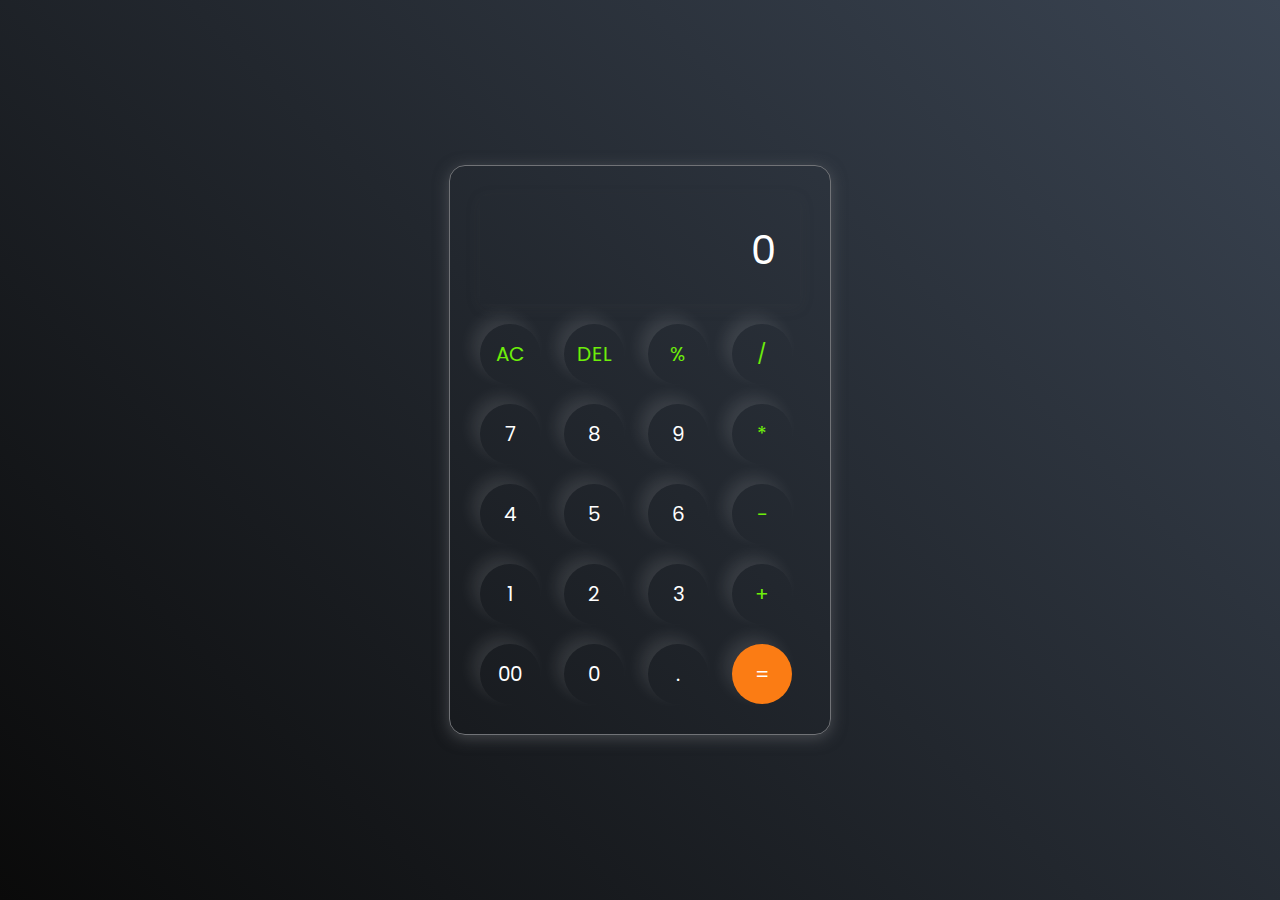
<file: calculator/index.html>
<!DOCTYPE html>
<html lang="en">
<head>
    <meta charset="UTF-8">
    <meta name="viewport" content="width=device-width, initial-scale=1.0">
    <title>calculator</title>
    <link rel="stylesheet" href="style.css">
   

</head>
<body>
    <div class="calculator">
        <input type="text" placeholder="0" id="inputBox">
    
    <div>
        <button class="operator">AC</button>
        <button class="operator">DEL</button>
        <button class="operator">%</button>
        <button class="operator">/</button>

    </div>
    <div>
        <button>7</button>
        <button>8</button>
        <button>9</button>
        <button class="operator">*</button>
    </div>
    <div>
        <button>4</button>
        <button>5</button>
        <button>6</button>
        <button class="operator">-</button>

    </div>
    <div>
        <button>1</button>
        <button>2</button>
        <button>3</button>
        <button class="operator">+</button>
    </div>
    <div>
        <button>00</button>
        <button>0</button>
        <button>.</button>
        <button class="equalBtn">=</button>
        
    </div>
    <script src="script.js"></script>
    
</body>
</html>
</file>
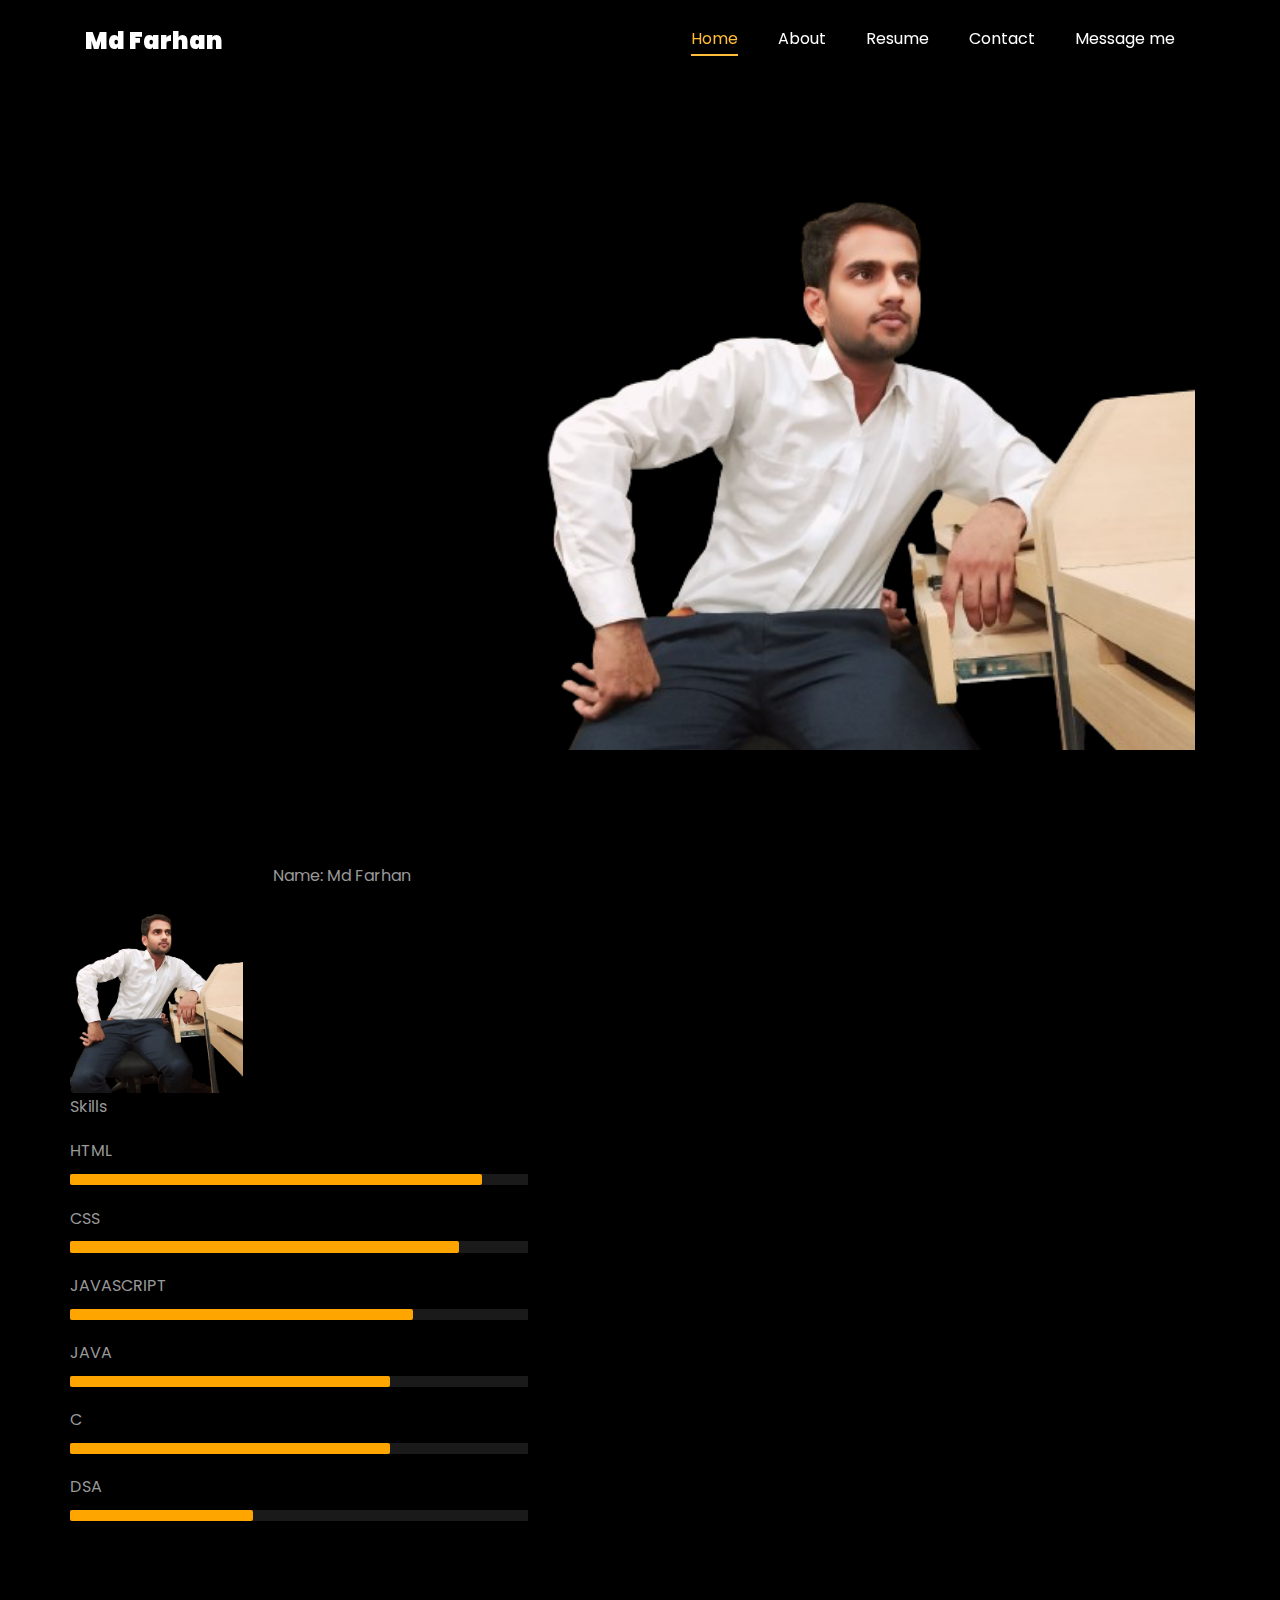
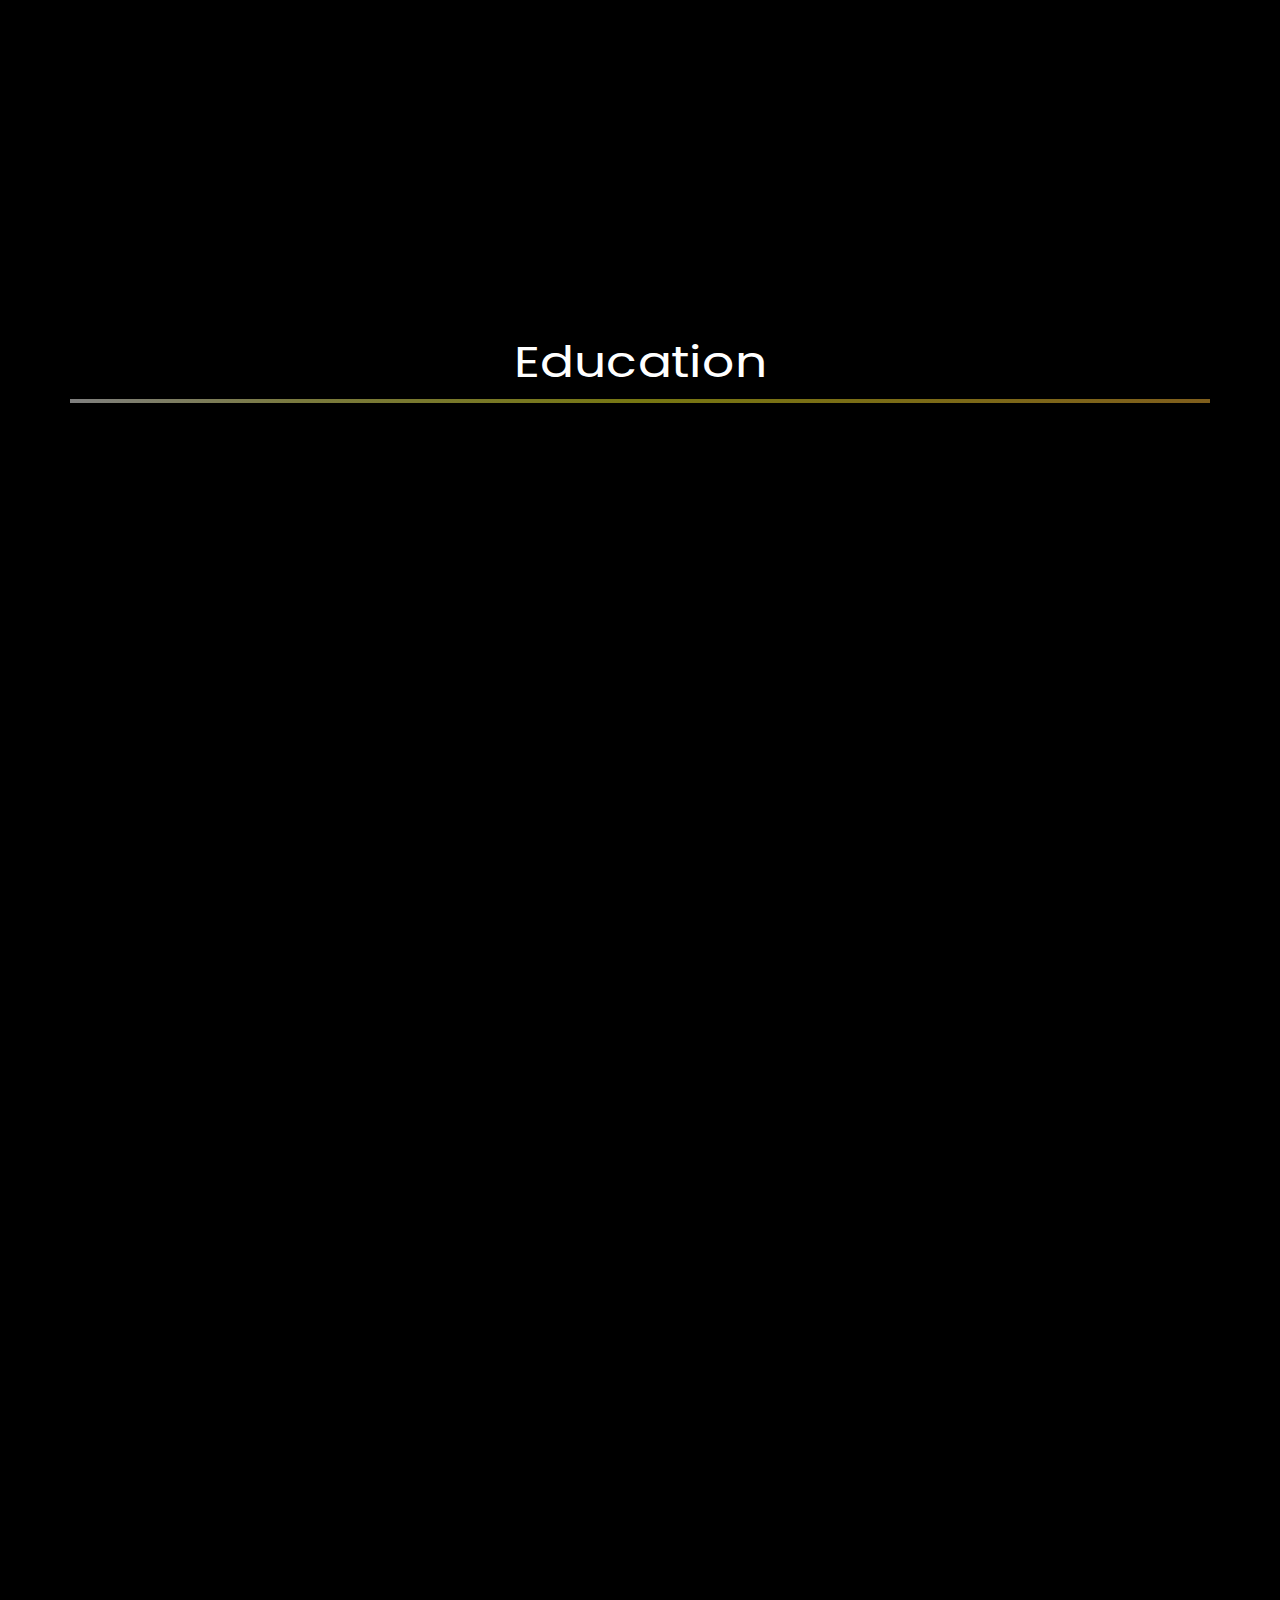
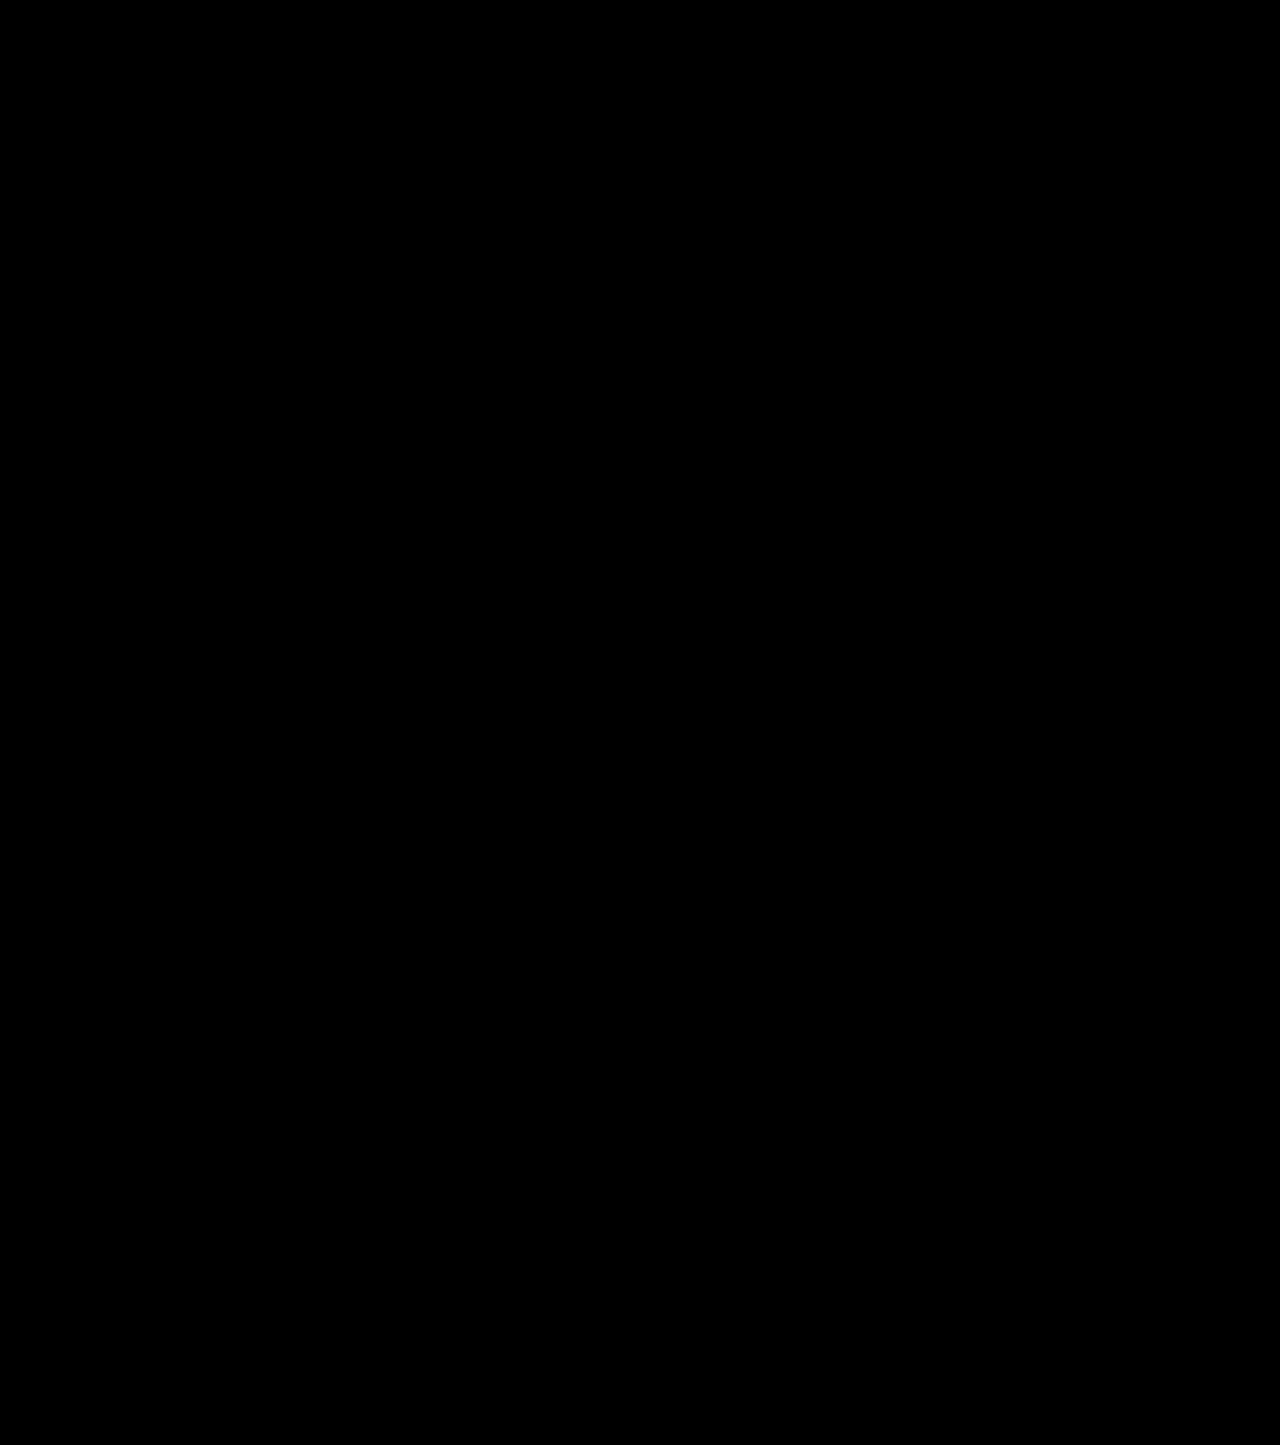
<file: Portfolio-main/Portfolio-main/index.html>
<!DOCTYPE html>
<html lang="en">

  <head>
    <title>Portfolio</title>
    <meta charset="utf-8">
    <meta name="viewport" content="width=device-width, initial-scale=1, shrink-to-fit=no">

    <link href="https://fonts.googleapis.com/css?family=Poppins:100,200,300,400,500,600,700,800,900" rel="stylesheet">

    <link rel="stylesheet" href="css/open-iconic-bootstrap.min.css">
    <link rel="stylesheet" href="css/animate.css">

    <link rel="stylesheet" href="css/owl.carousel.min.css">
    <link rel="stylesheet" href="css/owl.theme.default.min.css">
    <link rel="stylesheet" href="css/magnific-popup.css">

    <link rel="stylesheet" href="css/aos.css">

    <link rel="stylesheet" href="css/ionicons.min.css">

    <link rel="stylesheet" href="css/flaticon.css">
    <link rel="stylesheet" href="css/icomoon.css">
    <link rel="stylesheet" href="css/style.css">

    <style>
      /*======================================
//--//-->   ABOUT
======================================*/

      .about-mf .box-shadow-full {
        padding-top: 4rem;
        padding-bottom: 4rem;
      }

      .about-mf .about-img {
        margin-bottom: 2rem;
      }

      .about-mf .about-img img {
        margin-left: 20px;
      }

      .skill-mf .progress {
        /* background-color: #cde1f8; */
        margin: 0.5rem 0 1.2rem;
        border-radius: 0;
        height: 0.7rem;
      }

      .skill-mf .progress .progress-bar {
        height: 0.7rem;
        background-color: orange
      }

      /* Animation styles */
      #typing-animation {
        position: relative;
        font-size: 30px;
        font-weight: bold;
        color: rgb(255, 255, 255);
        overflow: hidden;
        white-space: nowrap;
        animation: typing 3s steps(20, end) infinite;
      }

      #typing-animation:before {
        content: "";
        /* position: absolute; */
        top: 0;
        left: 0;
        width: 0;
        height: 100%;
        background-color: #ccc;
        animation: typing-cursor 0.5s ease-in-out infinite;
      }

      @keyframes typing {
        from {
          width: 0;
        }

        to {
          width: 100%;
        }
      }

      @keyframes typing-cursor {
        from {
          width: 5px;
        }

        to {
          width: 0;
        }
      }

      /* project image zoom effect */

      .zoom-effect {
        overflow: hidden;
        transition: transform 0.3s ease-out;
      }

      .zoom-effect:hover {
        transform: scale(1.1);
      }

      @media screen and (orientation: portrait) {
        body {
          margin-left: 5%;
          margin-right: 5%;
        }

        .order-md-last {
          visibility: hidden;
        }

        .about-img img {
          content: url("images/me.png");
        }
      }
    </style>

  </head>

  <body data-spy="scroll" data-target=".site-navbar-target" data-offset="300">

    <nav class="navbar navbar-expand-lg navbar-dark ftco_navbar ftco-navbar-light site-navbar-target" id="ftco-navbar">
      <div class="container">
        <a class="navbar-brand" href="index.html">Md Farhan </a>
        <button class="navbar-toggler js-fh5co-nav-toggle fh5co-nav-toggle" type="button" data-toggle="collapse" data-target="#ftco-nav" aria-controls="ftco-nav" aria-expanded="false" aria-label="Toggle navigation">
          <span class="oi oi-menu"></span>
          Menu
        </button>

        <div class="collapse navbar-collapse" id="ftco-nav">
          <ul class="navbar-nav nav ml-auto">
            <li class="nav-item">
              <a href="#home-section" class="nav-link">
                <span>Home</span></a>
            </li>
            <li class="nav-item">
              <a href="#about-section" class="nav-link">
                <span>About</span></a>
            </li>
            <li class="nav-item">
              <a href="#resume-section" class="nav-link">
                <span>Resume</span></a>
            </li>
            <li class="nav-item">
              <a href="#contact-section" class="nav-link">
                <span>Contact</span></a>
            </li>
            <li class="nav-item">
              <a href="#send-message" class="nav-link">
                <span>Message me</span></a>
            </li>
          </ul>
        </div>
      </div>
    </nav>
    <section id="home-section" class="hero">
      <div class="home-slider  owl-carousel">
        <div class="slider-item ">
          <div class="overlay"></div>
          <div class="container">
            <div class="row d-md-flex no-gutters slider-text align-items-end justify-content-end" data-scrollax-parent="true">
              <div class="one-third js-fullheight order-md-last img" style="background-image:url(images/me.png);">
                <div class="overlay"></div>
              </div>
              <div class="one-forth d-flex  align-items-center ftco-animate" data-scrollax=" properties: { translateY: '70%' }">
                <div class="text">
                  <span class="subheading">Hello!</span>
                  <h1 class="mb-4 mt-3">I'm
                    <span>Md Farhan </span></h1>

                  <!-- Element to contain animated typing -->
                  <span id="typing-animation"></span>

                  <script>
                    // Initialize the typing animation
                    const typingAnimationElement = document.getElementById('typing-animation');

                    // Create an array of typing text
                    const typingTexts = ['Software Developer     ', 'Learner     ', 'Self persistence    '];

                    // Create a function to display the typing animation for a given text
                    function playTypingAnimation(text) {
                      // Loop through each character and add it to the element
                      for (let i = 0; i < text.length; i++) {
                        setTimeout(() => {
                          typingAnimationElement.textContent += text[i];
                        }, i * 100); // Decreased delay to speed up the typing animation
                      }

                      // Once the animation is complete, reset the text and start over
                      setTimeout(() => {
                        typingAnimationElement.textContent = '';
                        playTypingAnimation(typingTexts[(typingTexts.indexOf(text) + 1) % typingTexts.length]);
                      }, text.length * 100); // Adjusted delay accordingly
                    }

                    // Start the typing animation loop
                    playTypingAnimation(typingTexts[0]);
                  </script><br><br>
                  <!-- <h2 class="d-flex" style="margin-bottom: 0">With over 5 years of experience</h2> -->
                  <!-- <br> -->
                  <p>
                    <a href="https://github.com/loyalfarhan" class="btn btn-primary py-3 px-4">My Github</a>
                    <a href="http://www.linkedin.com/in/" class="btn btn-white btn-outline-white py-3 px-4">My Linkedin</a>
                   
                  </p>
                </div>
              </div>
            </div>
          </div>
        </div>
      </div>
    </section>

    <section class="ftco-about img ftco-section ftco-no-pb" id="about-section">
      <div class="container">
        <div class="row">
          <div class="row d-flex align-items-stretch">
            <!-- <div class="row d-flex"> -->
            <div class="col-md-6 col-lg-5 d-flex">
              <div class="img-about img d-flex align-items-stretch">
                <div class="overlay">
                  <div class="row">
                    <div class="col-sm-5 col-md-5">
                      <div class="about-img">
                        <img src="images/me.png" class="img-fluid rounded b-shadow-a" alt="">
                      </div>
                    </div>
                    <!-- Details next to profile image -->
                    <div class="col-sm-6 col-md-7">
                      <div class="about-info">
                        <p>
                          <span class="title-s">Name:
                          </span>
                          <span>Md Farhan </span></p>
                        <p>
                          <!-- <span class="title-s">Job Role:
                          </span>
                          <span>Software Developer</span></p> -->
                        <p>
                          <!-- <span class="title-s">Experience: </span> <span>5 Years 3 Months</span></p> <p> -->
                          <!-- <span class="title-s">Address:
                          </span>
                          <span>Bhilai, Chhattisgarh</span></p> -->
                      </div>
                    </div>
                  </div>

                  <div class="skill-mf">
                    <p class="title-s">Skills</p>
                    <span>HTML</span>
                    <!-- <span class="pull-right">85%</span> -->
                    <div class="progress">
                      <div class="progress-bar" role="progressbar" style="width: 90%" aria-valuenow="85" aria-valuemin="0" aria-valuemax="100"></div>
                    </div>

                    <span>CSS</span>
                    <!-- <span class="pull-right">95%</span> -->
                    <div class="progress">
                      <div class="progress-bar" role="progressbar" style="width: 85%;" aria-valuenow="95" aria-valuemin="0" aria-valuemax="100"></div>
                    </div>

                    <span>JAVASCRIPT</span>
                    <!-- <span class="pull-right">85%</span> -->
                    <div class="progress">
                      <div class="progress-bar" role="progressbar" style="width: 75%" aria-valuenow="85" aria-valuemin="0" aria-valuemax="100"></div>
                    </div>

                    <span>JAVA</span>
                    <!-- <span class="pull-right">99%</span> -->
                    <div class="progress">
                      <div class="progress-bar" role="progressbar" style="width: 70%" aria-valuenow="90" aria-valuemin="0" aria-valuemax="100"></div>
                    </div>

                    <span>C</span>
                    <!-- <span class="pull-right">99%</span> -->
                    <div class="progress">
                      <div class="progress-bar" role="progressbar" style="width: 70%" aria-valuenow="85" aria-valuemin="0" aria-valuemax="100"></div>
                    </div>

                    <span>DSA</span>
                    <!-- <span class="pull-right">99%</span> -->
                    <div class="progress">
                      <div class="progress-bar" role="progressbar" style="width: 40%" aria-valuenow="80" aria-valuemin="0" aria-valuemax="100"></div>
                    </div>
                  </div>
                </div>
              </div>
            </div>

            <div class="col-md-6 col-lg-7 pl-lg-5 pb-5">
              <div class="row justify-content-start pb-3">
                <div class="col-md-12 heading-section ftco-animate">

                  <h1 class="big">About</h1>
                  <h2 class="mb-4">About Me</h2>

                  <p> Technologies, and skilled in crafting visually appealing webpages using HTML, CSS, Tailwind, Bootstrap,. Well-versed in C, and Java. Eager to contribute to innovative web development projects.</p>
                  <ul class="about-info mt-4 px-md-0 px-2">
                    <li class="d-flex">
                      <span>Profile:</span>
                      <span>Frontend Developer &amp;</span></li>
                    <li class="d-flex">
                      <span>Domain:</span>
                      <span>Software Developement</span></li>
                    <li class="d-flex">
                      <span>Education:</span>
                      <span>Bachelor of Technology in Computer Science</span></li>
                    <li class="d-flex">
                      <span>Language:</span>
                      <span>English, Hindi</span></li>
                    <!-- <li class="d-flex"> <span>BI Tools:</span> <span>Microsoft Power BI, Looker &amp; Tableau</span></li> -->
                    <li class="d-flex">
                      <span>Other Skills:</span>
                      <span>
                         Observational skills, Creativity, Technical proficiency, Communication skills, Time management, Adaptability &amp; Attention to detail</span></li>
                    <li class="d-flex">
                      <span>Hobbies:</span>
                      <span>Traveling, Watching Movie</span></li>

                  </ul>
                </div>
              </div>

              <div class="counter-wrap ftco-animate d-flex mt-md-3">
                <div class="text">
                  <!-- <p class="mb-4"> <span class="number" data-number="30">0</span> <span>+</span> <span>&nbsp; Projects completed</span> </p> -->
                  <p>
                    <a href="https://www.linkedin.com/in/md-farhan-alam-012902277?utm_source=share&utm_campaign=share_via&utm_content=profile&utm_medium=android_app" class="btn btn-primary py-3 px-3">LinkedIn</a>
                  </p>
                </div>
              </div>
            </div>
          </div>
        </div>
      </div>
    </section>

    <section class="ftco-section ftco-no-pb" id="resume-section">
      <div class="container">
        <div class="row justify-content-center pb-5">
          <div class="col-md-10 heading-section text-center ftco-animate">
            <h1 class="big big-2">Resume</h1>
            <br>
            <h2 class="mb-4">Resume</h2>
         
            <p>Technologies, and skilled in crafting visually appealing webpages using HTML, CSS, Tailwind, Bootstrap,. Well-versed in C, and Java. Eager to contribute to innovative web development projects.</p>
          </div>
        </div>

        <!-- <div class="row">
          <h1 class="big-4">Experience</h1>
          <div class="underline"></div>
        </div>
        <br>

        <div class="row">
          <div class="col-md-6">
            <div class="resume-wrap ftco-animate">
              <span class="date">2024-Present</span>
              <h2>Software Developer</h2>
              <span class="position">Arosys</span>
              <p class="mt-4">Arosys Technologies, a top US-based software company, specializes in web apps, e-Learning, media, and design. We craft custom software solutions to enhance functionality and productivity across industries.
                <ul>
                  <li>Working in developement of applications based on Adobe coldfusion and Jquery/Javascript.</li>
                  <li>Experience of working in Microsoft Sql Server.</li>
                  <!-- <li>Designed and executed A/B tests, performed rigorous statistical analysis. Led to 20% MoM increase in the conversion rate.</li> -->
                <!-- </ul>
              </p>
            </div>

          </div>

          <div class="col-md-6">
            <div class="resume-wrap ftco-animate">
              <span class="date">2021-Present</span>
              <h2>Freelancer Sketch Artist</h2>
              <span class="position">ig/anurag.sketches</span>
              <p class="mt-4">Freelance artist specializing in paid graphite and charcoal portraits. Self-taught and experienced in creating custom artwork. Find my portfolio on Instagram - @anurag.sketches
                <ul>
                  <li>Researching market trends to meet client demands.</li>
                  <li>Offering personalized art workshops for aspiring artists.</li>
                  <li>Collaborating with galleries to showcase my work.</li>

                </ul>
              </p>
            </div>

          </div>
        </div>

        <br> -->
        <br>

        <div class="row">
          <h1 class="big-4">Education</h1>
          <div class="underline"></div>
        </div>
        <br>

        <div class="row">
          <div class="col-md-6">
            <div class="resume-wrap ftco-animate">
              <span class="date">2022-2026</span>
              <h2>Bachelor of Technology in Computer Science </h2>
              <span class="position">Maharishi Markandeshwar deemed to be university</span>
              <p class="mt-4">Grade: 7 Cgpa.</p>
            </div>
          </div> 

          <div class="col-md-6">
            <div class="resume-wrap ftco-animate">
              <span class="date">2019-2021</span>
              <h2>sher shah Collage</h2>
              <span class="position">BSEB (PCM)</span>
              <p class="mt-4">Grade: 65%.</p>
            </div>
          </div>
        </div>

        <div class="row justify-content-center mt-5">
          <div class="col-md-6 text-center ftco-animate">
            <p>
              <a href="" class="btn btn-primary py-4 px-5">Download CV</a>
            </p>
          </div>
        </div>
      </div>
    </section>

    <!-- <section class="ftco-section" id="project-section"> <div class="container"> <div class="row justify-content-center mb-5 pb-5"> <div class="col-md-7 heading-section text-center ftco-animate"> <h1 class="big big-2">Projects</h1> <h2 class="mb-4">Projects</h2> <p>Below are the sample Data Analytics projects on SQL, Python, Power BI & ML.</p> </div> </div> <div class="row d-flex"> <div class="col-md-4 d-flex ftco-animate"> <div class="blog-entry justify-content-end"> <a href="https://github.com/rishabhnmishra/SQL_Music_Store_Analysis/blob/main/Music_Store_Query.sql" class="block-20 zoom-effect" style="background-image: url('images/proj_1.jpg');"></a> <div class="text mt-3 float-right d-block"> <h3 class="heading"> <a href="https://github.com/rishabhnmishra/SQL_Music_Store_Analysis/blob/main/Music_Store_Query.sql">Digital Music Store Data Analysis using SQL</a> </h3> <p>Analyzed music store data using advanced SQL queires to identify gaps and increase the business growth.</p> </div> </div> </div> <div class="col-md-4 d-flex ftco-animate"> <div class="blog-entry justify-content-end"> <a href="https://github.com/rishabhnmishra/Python_Diwali_Sales_Analysis/blob/main/Diwali_Sales_Analysis.ipynb" class="block-20 zoom-effect" style="background-image: url('images/proj_2.jpg');"></a> <div class="text mt-3 float-right d-block"> <h3 class="heading"> <a href="https://github.com/rishabhnmishra/Python_Diwali_Sales_Analysis/blob/main/Diwali_Sales_Analysis.ipynb">Data Analysis using Python Project for Beginners</a> </h3> <p>Performed exploratory data analysis on diwali sales data using Python to improve the customer experience.</p> </div> </div> </div> <div class="col-md-4 d-flex ftco-animate"> <div class="blog-entry"> <a href="https://github.com/rishabhnmishra/Madhav_Store_Analysis_PowerBI/blob/main/Madhav%20Store%20dashboard.jpg" class="block-20 zoom-effect" style="background-image: url('images/proj_3.jpg');"></a> <div class="text mt-3 float-right d-block"> <h3 class="heading"> <a href="https://github.com/rishabhnmishra/Madhav_Store_Analysis_PowerBI/blob/main/Madhav%20Store%20dashboard.jpg">Power BI Sales dashboard Project for Beginners</a> </h3> <p>Designed a power bi dashboard for Madhav Store to track and analyze the online sales data acorss India.</p> </div> </div> </div> </div> <br> <div class="row d-flex justify-content-center"> <div class="col-md-4 d-flex ftco-animate"> <div class="blog-entry justify-content-end"> <a href="https://github.com/rishabhnmishra/sales_forecasting/tree/main" class="block-20 zoom-effect" style="background-image: url('images/proj_4.jpg');"></a> <div class="text mt-3 float-right d-block"> <h3 class="heading"> <a href="https://github.com/rishabhnmishra/sales_forecasting/tree/main">Sales Forecast- Time Series Forecasting</a> </h3> <p>Used multiple machine learning models to forecast sales (retail store) and performed time series analysis.</p> </div> </div> </div> <div class="col-md-4 d-flex ftco-animate"> <div class="blog-entry justify-content-end"> <a href="https://github.com/rishabhnmishra/customer_segmentation/blob/main/Customer_Segmentation-final.ipynb" class="block-20 zoom-effect" style="background-image: url('images/proj_5.jpg');"></a> <div class="text mt-3 float-right d-block"> <h3 class="heading"> <a href="https://github.com/rishabhnmishra/customer_segmentation/blob/main/Customer_Segmentation-final.ipynb">Customer Segmentation using clustering model</a> </h3> <p>Developed a ML model to give various recommendations of financial products &amp; services on target customer groups.</p> </div> </div> </div> </div> </div> </section> -->

    <section class="ftco-section ftco-no-pt ftco-no-pb ftco-counter img" id="section-counter">
      <div class="hid" style="visibility:hidden">
         <div class="container">
          <div class="row d-md-flex align-items-center">
            <div class="col-md d-flex justify-content-center counter-wrap ftco-animate">
              <div class="block-18">
                <div class="text"> 
                   <strong class="number" data-number="5">0</strong>
                   <span>Achievements</span> 
                </div>
              </div>
            </div>
            <div class="col-md d-flex justify-content-center counter-wrap ftco-animate">
              <div class="block-18">
                <div class="text">
                   <strong class="number" data-number="10">0</strong>
                  <span>Artworks</span>
                </div>   
            
            </div>
            <!-- <div class="col-md d-flex justify-content-center counter-wrap ftco-animate"> <div class="block-18"> <div class="text"> <strong class="number" data-number="1000">0</strong> <span>Mentored Students</span> </div> </div> </div> <div class="col-md d-flex justify-content-center counter-wrap ftco-animate"> <div class="block-18"> <div class="text"> <strong class="number" data-number="500">0</strong> <span>Cups of coffee</span> </div> </div> </div> -->
          </div>
        </div>
      </div>

      <div class="ftco-section ftco-hireme img margin-top" style="background-image: url(images/bg_1.jpg)">
        <!-- <div class="container"> -->
        <div class="row justify-content-center">
          <div class="col-md-7 ftco-animate text-center">
            <h2>Here's my<span>
                <button id="gitbtn" class="btn btn-primary py-3 px-5" onclick="gitClick()">GitHub</button>
              </span>
            </h2>
            <div class="heading">
              <h4>
                I love to code &amp; create awesome artworks.
              </h4>
              <br>
            </div>
          </div> 
        </div>
        <!-- </div> -->
      </div>
    </section>

    <section class="ftco-section contact-section ftco-no-pb" id="contact-section">
      <div class="container">
        <div class="row justify-content-center mb-5 pb-3">
          <div class="col-md-7 heading-section text-center ftco-animate">
            <h1 class="big big-2">Contact</h1>
            <h2 class="mb-4">Contact Me</h2>
            <p>Below are the details to reach out to me!</p>
          </div>
        </div>

        <div class="row d-flex contact-info mb-5">
          <div class="col-md-6 col-lg-3 d-flex ftco-animate">
            <div class="align-self-stretch box p-4 text-center">
              <div class="icon d-flex align-items-center justify-content-center">
                <span class="icon-map-signs"></span>
              </div>
              <!-- <h3 class="mb-4">Address</h3>
              <p>Bhilai, Chhattisgarh</p> -->
            </div>
          </div>
          <div class="col-md-6 col-lg-3 d-flex ftco-animate">
            <div class="align-self-stretch box p-4 text-center">
              <div class="icon d-flex align-items-center justify-content-center">
                <span class="icon-phone2"></span>
              </div>
              <h3 class="mb-4">Contact Number</h3>
              <p>
                <a href="tel://7654117791">+91 765-411-7791</a>
              </p>
            </div>
          </div>
          <div class="col-md-6 col-lg-3 d-flex ftco-animate">
            <div class="align-self-stretch box p-4 text-center">
              <div class="icon d-flex align-items-center justify-content-center">
                <span class="icon-paper-plane"></span>
              </div>
              <h3 class="mb-4">Email Address</h3>
              <p>
                <a href="mdfarhan07kgr@gmail.com">mdfarhan07kgr@gmail.com</a>
              </p>
            </div>
          </div>
          <div class="col-md-6 col-lg-3 d-flex ftco-animate">
            <div class="align-self-stretch box p-4 text-center">
              <div class="icon d-flex align-items-center justify-content-center">
                <span class="icon-globe"></span>
              </div>
              <h3 class="mb-4">Download Resume</h3>
              <p>
                <a href="">resumelink</a>
              </p>
            </div>
          </div>

          <div class="container">
            <br>
            <br>
            <div class="row justify-content-center">
              <div class="col-md-7 ftco-animate text-center">
                <h2>Have a<span>
                    Question?
                  </span>
                </h2>
                <div class="que" id="send-message">
                  <!-- <form action="https://api.web3forms.com/submit" method="POST"> -->
                    <input type="hidden" name="access_key" value="53850583-f0df-4410-b578-7dcc38204284">
                    <div class="row gy-4 gy-xl-5 p-4 p-xl-5">
                      <div class="col-12">
                        <label for="fullname" class="form-label">Full Name
                          <span class="text-danger">*</span></label>
                        <input type="text" class="form-control" id="fullname" name="fullname" value="" required="required">
                      </div>
                      <div class="col-12 col-md-6">
                        <label for="email" class="form-label">Email
                          <span class="text-danger">*</span></label>
                        <div class="input-group">
                          <span class="input-group-text">
                            <svg xmlns="http://www.w3.org/2000/svg" width="16" height="16" fill="currentColor" class="bi bi-envelope" viewbox="0 0 16 16">
                              <path d="M0 4a2 2 0 0 1 2-2h12a2 2 0 0 1 2 2v8a2 2 0 0 1-2 2H2a2 2 0 0 1-2-2V4Zm2-1a1 1 0 0 0-1 1v.217l7 4.2 7-4.2V4a1 1 0 0 0-1-1H2Zm13 2.383-4.708 2.825L15 11.105V5.383Zm-.034 6.876-5.64-3.471L8 9.583l-1.326-.795-5.64 3.47A1 1 0 0 0 2 13h12a1 1 0 0 0 .966-.741ZM1 11.105l4.708-2.897L1 5.383v5.722Z"/>
                            </svg>
                          </span>
                          <input type="email" class="form-control" id="email" name="email" value="" required="required">
                        </div>
                      </div>
                      <div class="col-12 col-md-6">
                        <label for="phone" class="form-label">Phone Number</label>
                        <div class="input-group">
                          <span class="input-group-text">
                            <svg xmlns="http://www.w3.org/2000/svg" width="16" height="16" fill="currentColor" class="bi bi-telephone" viewbox="0 0 16 16">
                              <path d="M3.654 1.328a.678.678 0 0 0-1.015-.063L1.605 2.3c-.483.484-.661 1.169-.45 1.77a17.568 17.568 0 0 0 4.168 6.608 17.569 17.569 0 0 0 6.608 4.168c.601.211 1.286.033 1.77-.45l1.034-1.034a.678.678 0 0 0-.063-1.015l-2.307-1.794a.678.678 0 0 0-.58-.122l-2.19.547a1.745 1.745 0 0 1-1.657-.459L5.482 8.062a1.745 1.745 0 0 1-.46-1.657l.548-2.19a.678.678 0 0 0-.122-.58L3.654 1.328zM1.884.511a1.745 1.745 0 0 1 2.612.163L6.29 2.98c.329.423.445.974.315 1.494l-.547 2.19a.678.678 0 0 0 .178.643l2.457 2.457a.678.678 0 0 0 .644.178l2.189-.547a1.745 1.745 0 0 1 1.494.315l2.306 1.794c.829.645.905 1.87.163 2.611l-1.034 1.034c-.74.74-1.846 1.065-2.877.702a18.634 18.634 0 0 1-7.01-4.42 18.634 18.634 0 0 1-4.42-7.009c-.362-1.03-.037-2.137.703-2.877L1.885.511z"/>
                            </svg>
                          </span>
                          <input type="tel" class="form-control" id="phone" name="phone" value="">
                        </div>
                      </div><br>
                      <div class="col-12">
                        <label for="subject" class="form-label">Subject
                          <span class="text-danger">*</span></label>
                        <input type="text" class="form-control" id="subject" name="subject" value="" required="required">
                      </div>
                      <div class="col-12">
                        <label for="message" class="form-label">Message
                          <span class="text-danger">*</span></label>
                        <textarea class="form-control" id="message" name="message" rows="3" required="required"></textarea>
                      </div>
                      <div class="col-12">
                        <div class="d-grid"><br>
                          <button class="btn btn-primary btn-lg" type="submit">Send Message</button>
                        </div>
                      </div>
                    </div>
                  </form>
                </div>
              </div>
            </div>
            <br>
            <ul class="ftco-footer-social list-unstyled d-flex justify-content-center align-items-center mb-0">
              <li class="ftco-animate normal-txt">Find me on
              </li>
              <!-- <li class="ftco-animate"> <a href="https://www.youtube.com/@RishabhMishraOfficial"> <span class="icon-youtube"></span></a> </li> -->
              <li class="ftco-animate">
                <a href="www.linkedin.com/in/
                md-farhan-alam-012902277">
                  <span class="icon-linkedin"></span></a>
              </li>
              <li class="ftco-animate">
                <a href="">
                  <span class="icon-twitter"></span></a>
              </li>
              <li class="ftco-animate"> <a href=""> <span class="icon-facebook"></span></a> </li> 
               <li class="ftco-animate">
                <a href="https://www.instagram.com/invites/contact/?igsh=wnag3wn9nv9g&utm_content=p015v82">
                  <span class="icon-instagram"></span></a>
              </li>
            </ul>
            <br>
          </div>
        </div>
      </section>

      <footer class="ftco-footer ftco-section">
        <div class="container">
          <div class="row">
            <div class="col-md-12 text-center">

              <p style="display: none;">
                Link back to Colorlib can't be removed. Template is licensed under CC BY 3.0.
                Copyright &copy;<script>
                  document.write(new Date().getFullYear());
                </script>
                All rights reserved | This template is made with
                <i class="icon-heart color-danger" aria-hidden="true"></i>
                by
                <a href="https://colorlib.com" target="_blank">Colorlib</a>
                 Link back to Colorlib can't be removed. Template is licensed under CC BY 3.0.
              </p>
            </div>
          </div>
        </div>
      </footer>

      <!-- loader -->
      <div id="ftco-loader" class="show fullscreen">
        <svg class="circular" width="48px" height="48px">
          <circle class="path-bg" cx="24" cy="24" r="22" fill="none" stroke-width="4" stroke="#eeeeee"/>
          <circle class="path" cx="24" cy="24" r="22" fill="none" stroke-width="4" stroke-miterlimit="10" stroke="#F96D00"/></svg>
      </div>

      <script src="js/jquery.min.js"></script>
      <script src="js/jquery-migrate-3.0.1.min.js"></script>
      <script src="js/popper.min.js"></script>
      <script src="js/bootstrap.min.js"></script>
      <script src="js/jquery.easing.1.3.js"></script>
      <script src="js/jquery.waypoints.min.js"></script>
      <script src="js/jquery.stellar.min.js"></script>
      <script src="js/owl.carousel.min.js"></script>
      <script src="js/jquery.magnific-popup.min.js"></script>
      <script src="js/aos.js"></script>
      <script src="js/jquery.animateNumber.min.js"></script>
      <script src="js/scrollax.min.js"></script>

      <script src="js/main.js"></script>
      <script>
        function gitClick() {
          window.location.href = 'https://github.com/loyalfarhan';
          
        }
      </script>

    </body>

  </html>
</file>
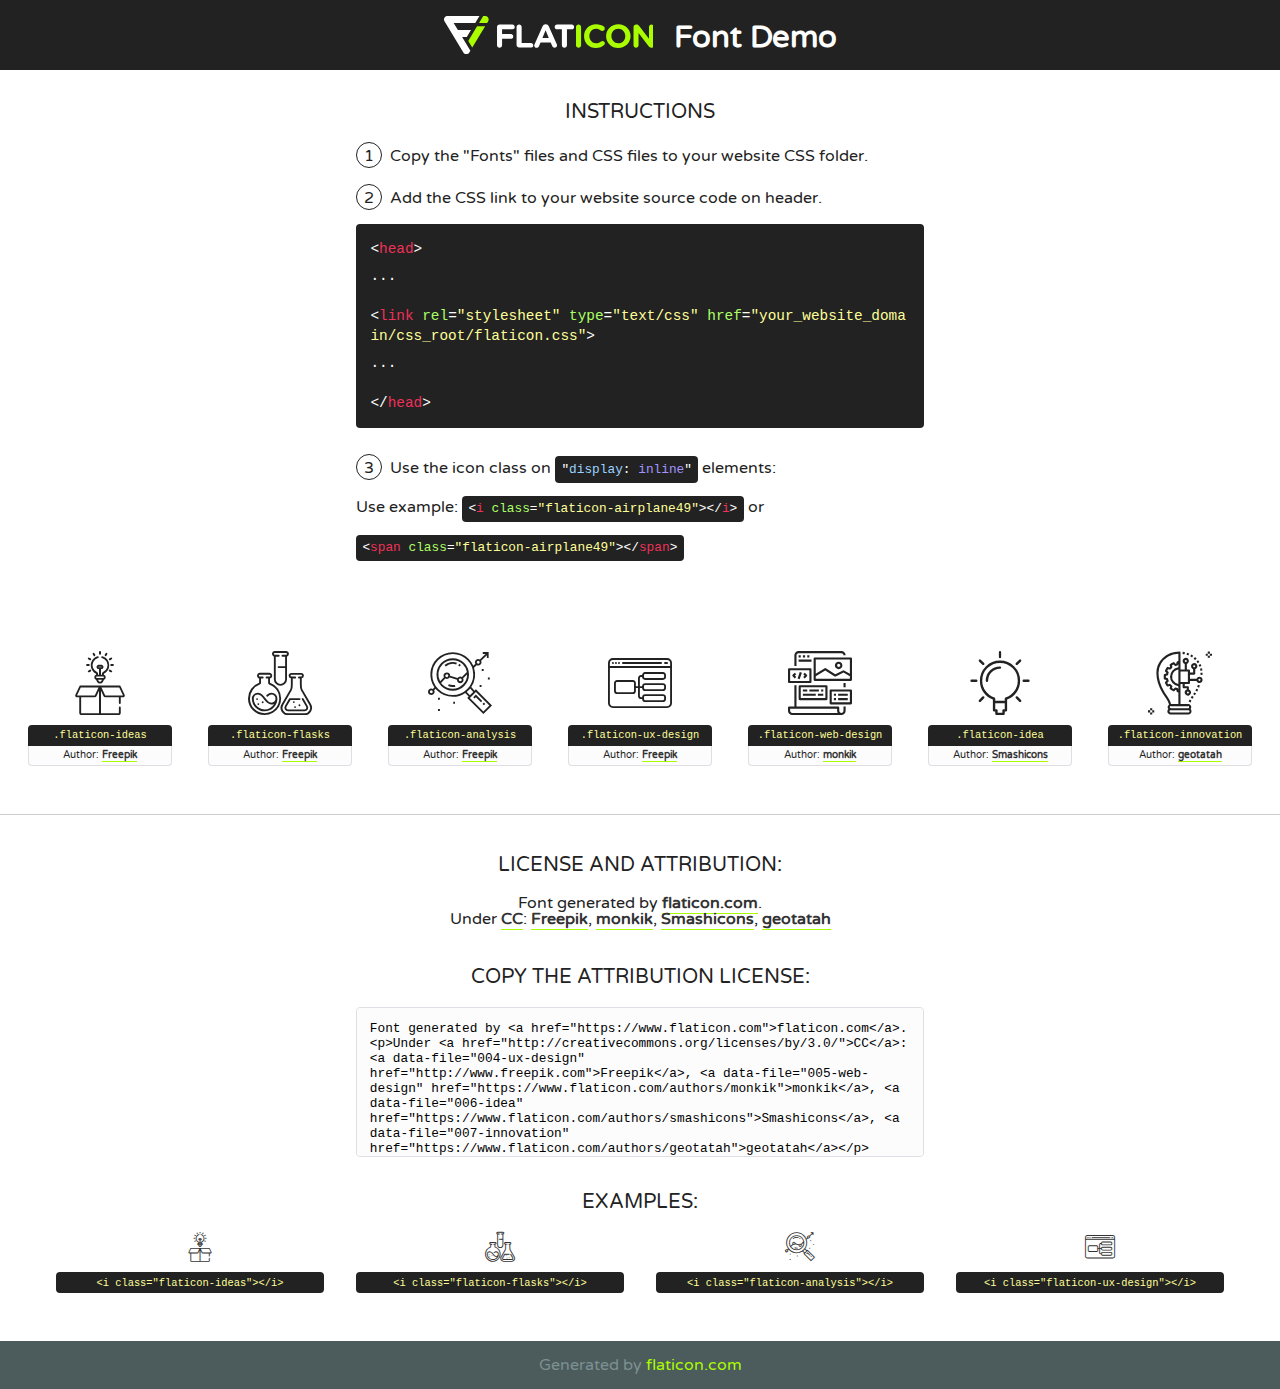
<file: Portfolio-main/Portfolio-main/fonts/flaticon/font/flaticon.html>
<!DOCTYPE html>
<!--
  Flaticon icon font: Flaticon
  Creation date: 20/03/2019 02:18
-->
<html>
<!DOCTYPE html>
<html>

<head>
    <title>Flaticon WebFont</title>
    <link href="http://fonts.googleapis.com/css?family=Varela+Round" rel="stylesheet" type="text/css" />
    <link rel="stylesheet" type="text/css" href="flaticon.css">
    <meta charset="UTF-8">
    <style>
    html, body, div, span, applet, object, iframe,
    h1, h2, h3, h4, h5, h6, p, blockquote, pre,
    a, abbr, acronym, address, big, cite, code,
    del, dfn, em, img, ins, kbd, q, s, samp,
    small, strike, strong, sub, sup, tt, var,
    b, u, i, center,
    dl, dt, dd, ol, ul, li,
    fieldset, form, label, legend,
    table, caption, tbody, tfoot, thead, tr, th, td,
    article, aside, canvas, details, embed, 
    figure, figcaption, footer, header, hgroup, 
    menu, nav, output, ruby, section, summary,
    time, mark, audio, video {
        margin: 0;
        padding: 0;
        border: 0;
        font-size: 100%;
        font: inherit;
        vertical-align: baseline;
    }
    /* HTML5 display-role reset for older browsers */
    article, aside, details, figcaption, figure, 
    footer, header, hgroup, menu, nav, section {
        display: block;
    }
    body {
        line-height: 1;
    }
    ol, ul {
        list-style: none;
    }
    blockquote, q {
        quotes: none;
    }
    blockquote:before, blockquote:after,
    q:before, q:after {
        content: '';
        content: none;
    }
    table {
        border-collapse: collapse;
        border-spacing: 0;
    }
    body {
        font-family: 'Varela Round', Helvetica, Arial, sans-serif;
        font-size: 16px;
        color: #222;
    }
    a {
        color: #333;
        border-bottom: 1px solid #a9fd00;
        font-weight: bold;
        text-decoration: none;
    }
    * {
        -moz-box-sizing: border-box;
        -webkit-box-sizing: border-box;
        box-sizing: border-box;
        margin: 0;
        padding: 0;
    }
    [class^="flaticon-"]:before, [class*=" flaticon-"]:before, [class^="flaticon-"]:after, [class*=" flaticon-"]:after {
        font-family: Flaticon;
        font-size: 30px;
        font-style: normal;
        margin-left: 20px;
        color: #333;
    }
    .wrapper {
        max-width: 600px;
        margin: auto;
        padding: 0 1em;
    }
    .title {
        font-size: 1.25em;
        text-align: center;
        margin-bottom: 1em;
        text-transform: uppercase;
    }
    header {
        text-align: center;
        background-color: #222;
        color: #fff;
        padding: 1em;
    }
    header .logo {
        width: 210px;
        height: 38px;
        display: inline-block;
        vertical-align: middle;
        margin-right: 1em;
        border: none;
    }
    header strong {
        font-size: 1.95em;
        font-weight: bold;
        vertical-align: middle;
        margin-top: 5px;
        display: inline-block;
    }
    .demo {
        margin: 2em auto;
        line-height: 1.25em;
    }
    .demo ul li {
        margin-bottom: 1em;
    }
    .demo ul li .num {
        color: #222;
        border-radius: 20px;
        display: inline-block;
        width: 26px;
        padding: 3px;
        height: 26px;
        text-align: center;
        margin-right: 0.5em;
        border: 1px solid #222;
    }
    .demo ul li code {
        background-color: #222;
        border-radius: 4px;
        padding: 0.25em 0.5em;
        display: inline-block;
        color: #fff;
        font-family: Consolas,Monaco,Lucida Console,Liberation Mono,DejaVu Sans Mono,Bitstream Vera Sans Mono,Courier New, monospace;
        font-weight: lighter;
        margin-top: 1em;
        font-size: 0.8em;
        word-break: break-all;
    }
    .demo ul li code.big {
        padding: 1em;
        font-size: 0.9em;
    }
    .demo ul li code .red {
        color: #EF3159;
    }
    .demo ul li code .green {
        color: #ACFF65;
    }
    .demo ul li code .yellow {
        color: #FFFF99;
    }
    .demo ul li code .blue {
        color: #99D3FF;
    }
    .demo ul li code .purple {
        color: #A295FF;
    }
    .demo ul li code .dots {
        margin-top: 0.5em;
        display: block;
    }
    #glyphs {
        border-bottom: 1px solid #ccc;
        padding: 2em 0;
        text-align: center;
    }
    .glyph {
        display: inline-block;
        width: 9em;
        margin: 1em;
        text-align: center;
        vertical-align: top;
        background: #FFF;
    }
    .glyph .glyph-icon {
        padding: 10px;
        display: block;
        font-family:"Flaticon";
        font-size: 64px;
        line-height: 1;
    }
    .glyph .glyph-icon:before {
        font-size: 64px;
        color: #222;
        margin-left: 0;
    }
    .class-name {
        font-size: 0.65em;
        background-color: #222;
        color: #fff;
        border-radius: 4px 4px 0 0;
        padding: 0.5em;
        color: #FFFF99;
        font-family: Consolas,Monaco,Lucida Console,Liberation Mono,DejaVu Sans Mono,Bitstream Vera Sans Mono,Courier New, monospace;
    }
    .author-name {
        font-size: 0.6em;
        background-color: #fcfcfd;
        border: 1px solid #DEDEE4;
        border-top: 0;
        border-radius: 0 0 4px 4px;
        padding: 0.5em;
    }
    .class-name:last-child {
        font-size: 10px;
        color:#888;
    }
    .class-name:last-child a {
        font-size: 10px;
        color:#555;
    }
    .class-name:last-child a:hover {
        color:#a9fd00;
    }
    .glyph > input {
        display: block;
        width: 100px;
        margin: 5px auto;
        text-align: center;
        font-size: 12px;
        cursor: text;
    }
    .glyph > input.icon-input {
        font-family:"Flaticon";
        font-size: 16px;
        margin-bottom: 10px;
    }
    .attribution .title {
        margin-top: 2em;
    }
    .attribution textarea {
        background-color: #fcfcfd;
        padding: 1em;
        border: none;
        box-shadow: none;
        border: 1px solid #DEDEE4;
        border-radius: 4px;
        resize: none;
        width: 100%;
        height: 150px;
        font-size: 0.8em;
        font-family: Consolas,Monaco,Lucida Console,Liberation Mono,DejaVu Sans Mono,Bitstream Vera Sans Mono,Courier New, monospace;
        -webkit-appearance: none;
    }
    .iconsuse {
        margin: 2em auto;
        text-align: center;
        max-width: 1200px;
    }
    .iconsuse:after {
        content: '';
        display: table;
        clear: both;
    }
    .iconsuse .image {
        float: left;
        width: 25%;
        padding: 0 1em;
    }
    .iconsuse .image p {
        margin-bottom: 1em;
    }
    .iconsuse .image span {
        display: block;
        font-size: 0.65em;
        background-color: #222;
        color: #fff;
        border-radius: 4px;
        padding: 0.5em;
        color: #FFFF99;
        margin-top: 1em;
        font-family: Consolas,Monaco,Lucida Console,Liberation Mono,DejaVu Sans Mono,Bitstream Vera Sans Mono,Courier New, monospace;
    }
    #footer {
        text-align: center;
        background-color: #4C5B5C;
        color: #7c9192;
        padding: 1em;
    }
    #footer a {
        border: none;
        color: #a9fd00;
        font-weight: normal;
    }
    @media (max-width: 960px) {
        .iconsuse .image {
            width: 50%;
        }
    }
    @media (max-width: 560px) {
        .iconsuse .image {
            width: 100%;
        }
    }
    </style>
</head>

<body class="characters-off">

    <header>
        <a href="https://www.flaticon.com" target="_blank" class="logo">
            <svg version="1.1" xmlns="http://www.w3.org/2000/svg" xmlns:xlink="http://www.w3.org/1999/xlink" xmlns:a="http://ns.adobe.com/AdobeSVGViewerExtensions/3.0/" viewBox="0 0 560.875 102.036" enable-background="new 0 0 560.875 102.036" xml:space="preserve">
                <defs>
                </defs>
                <g>
                    <g class="letters">
                        <path fill="#ffffff" d="M141.596,29.675c0-3.777,2.985-6.767,6.764-6.767h34.438c3.426,0,6.15,2.728,6.15,6.15
                        c0,3.43-2.724,6.149-6.15,6.149h-27.674v13.091h23.719c3.429,0,6.151,2.724,6.151,6.15c0,3.43-2.723,6.149-6.151,6.149h-23.719
                        v17.574c0,3.773-2.986,6.761-6.764,6.761c-3.779,0-6.764-2.989-6.764-6.761V29.675z"></path>
                        <path fill="#ffffff" d="M193.844,29.149c0-3.781,2.985-6.767,6.764-6.767c3.776,0,6.763,2.985,6.763,6.767v42.957h25.039
                        c3.426,0,6.149,2.726,6.149,6.153c0,3.425-2.723,6.15-6.149,6.15h-31.802c-3.779,0-6.764-2.986-6.764-6.768V29.149z"></path>
                        <path fill="#ffffff" d="M241.891,75.71l21.438-48.407c1.492-3.341,4.215-5.357,7.906-5.357h0.792
                        c3.686,0,6.323,2.017,7.815,5.357l21.439,48.407c0.436,0.967,0.701,1.845,0.701,2.723c0,3.602-2.809,6.501-6.414,6.501
                        c-3.161,0-5.269-1.845-6.499-4.655l-4.132-9.661h-27.059l-4.301,10.102c-1.144,2.631-3.426,4.214-6.237,4.214
                        c-3.517,0-6.24-2.81-6.24-6.325C241.1,77.64,241.451,76.677,241.891,75.71z M279.932,58.666l-8.521-20.297l-8.526,20.297H279.932
                        z"></path>
                        <path fill="#ffffff" d="M314.864,35.387H301.86c-3.429,0-6.239-2.813-6.239-6.238c0-3.429,2.811-6.24,6.239-6.24h39.533
                        c3.426,0,6.237,2.811,6.237,6.24c0,3.425-2.811,6.238-6.237,6.238h-13.001v42.785c0,3.773-2.99,6.761-6.764,6.761
                        c-3.779,0-6.764-2.989-6.764-6.761V35.387z"></path>
                        <path fill="#A9FD00" d="M352.615,29.149c0-3.781,2.985-6.767,6.767-6.767c3.774,0,6.761,2.985,6.761,6.767v49.024
                        c0,3.773-2.987,6.761-6.761,6.761c-3.781,0-6.767-2.989-6.767-6.761V29.149z"></path>
                        <path fill="#A9FD00" d="M374.132,53.836v-0.179c0-17.481,13.178-31.801,32.065-31.801c9.22,0,15.459,2.458,20.557,6.238
                        c1.402,1.054,2.637,2.985,2.637,5.357c0,3.692-2.985,6.59-6.681,6.59c-1.845,0-3.071-0.702-4.044-1.319
                        c-3.776-2.813-7.729-4.393-12.562-4.393c-10.364,0-17.831,8.611-17.831,19.154v0.173c0,10.542,7.291,19.329,17.831,19.329
                        c5.715,0,9.492-1.756,13.359-4.834c1.049-0.874,2.458-1.491,4.039-1.491c3.429,0,6.325,2.813,6.325,6.236
                        c0,2.106-1.056,3.78-2.282,4.834c-5.539,4.834-12.036,7.733-21.878,7.733C387.572,85.464,374.132,71.493,374.132,53.836z"></path>
                        <path fill="#A9FD00" d="M433.009,53.836v-0.179c0-17.481,13.79-31.801,32.766-31.801c18.981,0,32.592,14.143,32.592,31.628v0.173
                        c0,17.483-13.785,31.807-32.769,31.807C446.625,85.464,433.009,71.32,433.009,53.836z M484.224,53.836v-0.179
                        c0-10.539-7.725-19.326-18.626-19.326c-10.893,0-18.449,8.611-18.449,19.154v0.173c0,10.542,7.73,19.329,18.626,19.329
                        C476.676,72.986,484.224,64.378,484.224,53.836z"></path>
                        <path fill="#A9FD00" d="M506.233,29.321c0-3.774,2.99-6.763,6.767-6.763h1.401c3.252,0,5.183,1.583,7.029,3.953l26.093,34.265
                        V29.059c0-3.692,2.99-6.677,6.681-6.677c3.683,0,6.671,2.985,6.671,6.677v48.934c0,3.78-2.987,6.765-6.764,6.765h-0.436
                        c-3.257,0-5.188-1.581-7.034-3.953l-27.056-35.492v32.944c0,3.687-2.985,6.676-6.678,6.676c-3.683,0-6.673-2.989-6.673-6.676
                        V29.321z"></path>
                    </g>
                    <g class="insignia">
                        <path fill="#ffffff" d="M48.372,56.137h12.517l11.156-18.537H37.186L25.688,18.539h57.825L94.668,0H9.271
                        C5.925,0,2.842,1.801,1.198,4.716c-1.644,2.907-1.593,6.482,0.134,9.343l50.38,83.501c1.678,2.781,4.689,4.476,7.938,4.476
                        c3.246,0,6.257-1.695,7.935-4.476l2.898-4.804L48.372,56.137z"></path>
                        <g class="i">
                            <path fill="#A9FD00" d="M93.575,18.539h0.031v0.004l21.652,0.004l2.705-4.488c1.727-2.861,1.778-6.436,0.133-9.343
                            C116.454,1.801,113.371,0,110.026,0h-5.294L93.575,18.539z"></path>
                            <polygon fill="#A9FD00" points="88.291,27.356 64.725,66.486 75.519,84.404 109.942,27.356"></polygon>
                        </g>
                    </g>
                </g>
            </svg>
        </a>
        <strong>Font Demo</strong>
    </header>


    <section class="demo wrapper">

        <p class="title">Instructions</p>

        <ul>
            <li>
                <span class="num">1</span>Copy the "Fonts" files and CSS files to your website CSS folder.
            </li>
            <li>
                <span class="num">2</span>Add the CSS link to your website source code on header.
                <code class="big">
                    &lt;<span class="red">head</span>&gt;
                    <br/><span class="dots">...</span>
                    <br/>&lt;<span class="red">link</span> <span class="green">rel</span>=<span class="yellow">"stylesheet"</span> <span class="green">type</span>=<span class="yellow">"text/css"</span> <span class="green">href</span>=<span class="yellow">"your_website_domain/css_root/flaticon.css"</span>&gt;
                    <br/><span class="dots">...</span>
                    <br/>&lt;/<span class="red">head</span>&gt;
                </code>
            </li>

            <li>
                <p>
                    <span class="num">3</span>Use the icon class on <code>"<span class="blue">display</span>:<span class="purple"> inline</span>"</code> elements:
                    <br />
                    Use example: <code>&lt;<span class="red">i</span> <span class="green">class</span>=<span class="yellow">&quot;flaticon-airplane49&quot;</span>&gt;&lt;/<span class="red">i</span>&gt;</code> or <code>&lt;<span class="red">span</span> <span class="green">class</span>=<span class="yellow">&quot;flaticon-airplane49&quot;</span>&gt;&lt;/<span class="red">span</span>&gt;</code>
            </li>
        </ul>

    </section>




   <section id="glyphs">          
    
      
        <div class="glyph"><div class="glyph-icon flaticon-ideas"></div>
            <div class="class-name">.flaticon-ideas</div>
            <div class="author-name">Author: <a data-file="001-ideas" href="http://www.freepik.com">Freepik</a> </div> 
        </div>        
        
        <div class="glyph"><div class="glyph-icon flaticon-flasks"></div>
            <div class="class-name">.flaticon-flasks</div>
            <div class="author-name">Author: <a data-file="002-flasks" href="http://www.freepik.com">Freepik</a> </div> 
        </div>        
        
        <div class="glyph"><div class="glyph-icon flaticon-analysis"></div>
            <div class="class-name">.flaticon-analysis</div>
            <div class="author-name">Author: <a data-file="003-analysis" href="http://www.freepik.com">Freepik</a> </div> 
        </div>        
        
        <div class="glyph"><div class="glyph-icon flaticon-ux-design"></div>
            <div class="class-name">.flaticon-ux-design</div>
            <div class="author-name">Author: <a data-file="004-ux-design" href="http://www.freepik.com">Freepik</a> </div> 
        </div>        
        
        <div class="glyph"><div class="glyph-icon flaticon-web-design"></div>
            <div class="class-name">.flaticon-web-design</div>
            <div class="author-name">Author: <a data-file="005-web-design" href="https://www.flaticon.com/authors/monkik">monkik</a> </div> 
        </div>        
        
        <div class="glyph"><div class="glyph-icon flaticon-idea"></div>
            <div class="class-name">.flaticon-idea</div>
            <div class="author-name">Author: <a data-file="006-idea" href="https://www.flaticon.com/authors/smashicons">Smashicons</a> </div> 
        </div>        
        
        <div class="glyph"><div class="glyph-icon flaticon-innovation"></div>
            <div class="class-name">.flaticon-innovation</div>
            <div class="author-name">Author: <a data-file="007-innovation" href="https://www.flaticon.com/authors/geotatah">geotatah</a> </div> 
        </div>        
        

    </section>



    <section class="attribution wrapper"   style="text-align:center;">

      <div class="title">License and attribution:</div><div class="attrDiv">Font generated by <a href="https://www.flaticon.com">flaticon.com</a>. <div><p>Under <a href="http://creativecommons.org/licenses/by/3.0/">CC</a>: <a data-file="004-ux-design" href="http://www.freepik.com">Freepik</a>, <a data-file="005-web-design" href="https://www.flaticon.com/authors/monkik">monkik</a>, <a data-file="006-idea" href="https://www.flaticon.com/authors/smashicons">Smashicons</a>, <a data-file="007-innovation" href="https://www.flaticon.com/authors/geotatah">geotatah</a></p>  </div>
      </div>
      <div class="title">Copy the Attribution License:</div>

    <textarea onclick="this.focus();this.select();">Font generated by &lt;a href=&quot;https://www.flaticon.com&quot;&gt;flaticon.com&lt;/a&gt;. <p>Under <a href="http://creativecommons.org/licenses/by/3.0/">CC</a>: <a data-file="004-ux-design" href="http://www.freepik.com">Freepik</a>, <a data-file="005-web-design" href="https://www.flaticon.com/authors/monkik">monkik</a>, <a data-file="006-idea" href="https://www.flaticon.com/authors/smashicons">Smashicons</a>, <a data-file="007-innovation" href="https://www.flaticon.com/authors/geotatah">geotatah</a></p>  
     </textarea>

    </section>

    <section class="iconsuse">

          <div class="title">Examples:</div>            
             
            <div class="image">
                <p>
                    <i class="glyph-icon flaticon-ideas"></i> 
                    <span>&lt;i class=&quot;flaticon-ideas&quot;&gt;&lt;/i&gt;</span>
                </p>
            </div>
            
            <div class="image">
                <p>
                    <i class="glyph-icon flaticon-flasks"></i> 
                    <span>&lt;i class=&quot;flaticon-flasks&quot;&gt;&lt;/i&gt;</span>
                </p>
            </div>
            
            <div class="image">
                <p>
                    <i class="glyph-icon flaticon-analysis"></i> 
                    <span>&lt;i class=&quot;flaticon-analysis&quot;&gt;&lt;/i&gt;</span>
                </p>
            </div>
            
            <div class="image">
                <p>
                    <i class="glyph-icon flaticon-ux-design"></i> 
                    <span>&lt;i class=&quot;flaticon-ux-design&quot;&gt;&lt;/i&gt;</span>
                </p>
            </div>
                       
        </div>
                            
    </section>

<div id="footer">
    <div>Generated by <a href="https://www.flaticon.com">flaticon.com</a>
    </div>
</div>



</body>
</html>
</file>
<file: calculator/style.css>
@import url('https://fonts.googleapis.com/css2?family=Poppins:ital,wght@0,100;0,200;0,300;0,400;0,500;0,600;0,700;0,800;0,900;1,100;1,200;1,300;1,400;1,500;1,600;1,700;1,800;1,900&display=swap');
*{
    margin:0;
    padding: 0;
    box-sizing:border-box;
    font-family: 'Poppins', sans-serif;
}
body{
    width: 100%;
    height: 100vh;
    display: flex;
    justify-content: center;
    align-items: center;
    background: linear-gradient(45deg, #0a0a0a, #3a4452);
}
.calculator{
    border: 1px solid #717377;
    padding:20px;
    border-radius: 16px;
    background: transparent;
    box-shadow: 0px 3px 15px rgba(113, 115,119,0.5);
}
input{
    width: 320px;
    border: none;
    padding: 24px;
    margin: 10px;
    background: transparent;
    box-shadow: 0px 3px 15px rgba(84,84,84,0.1);
    font-size: 40px;
    text-align:right;
    cursor: pointer;
    color: #ffffff;


}
input::placeholder{
    color: #ffffff;

}
button{
    border:none;
    width: 60px;
    height: 60px;
    margin: 10px;
    border-radius: 50%;
    background: transparent;
    color:#ffffff;
    font-size :20px;
    box-shadow: -8px -8px 15px rgba(255,255,255,0.1);
    cursor: pointer;


}
.equalBtn{
    background-color: #fb7c14;
}
.operator{
    color: #6dee0a;
}
</file>
<file: Portfolio-main/Portfolio-main/css/flaticon.css>
/*
  	Flaticon icon font: Flaticon
  	Creation date: 04/01/2019 13:45
  	*/


@font-face {
  font-family: "Flaticon";
  src: url("../fonts/flaticon/font/Flaticon.eot");
  src: url("../fonts/flaticon/font/Flaticon.eot?#iefix") format("embedded-opentype"),
       url("../fonts/flaticon/font/Flaticon.woff") format("woff"),
       url("../fonts/flaticon/font/Flaticon.ttf") format("truetype"),
       url("../fonts/flaticon/font/Flaticon.svg#Flaticon") format("svg");
  font-weight: normal;
  font-style: normal;
}

@media screen and (-webkit-min-device-pixel-ratio:0) {
  @font-face {
    font-family: "Flaticon";
    src: url("../fonts/flaticon/font/Flaticon.svg#Flaticon") format("svg");
  }
}

[class^="flaticon-"]:before, [class*=" flaticon-"]:before,
[class^="flaticon-"]:after, [class*=" flaticon-"]:after {   
  font-family: Flaticon;
  font-style: normal;
  font-weight: normal;
  font-variant: normal;
  text-transform: none;
  line-height: 1;

  /* Better Font Rendering =========== */
  -webkit-font-smoothing: antialiased;
  -moz-osx-font-smoothing: grayscale;
}

.flaticon-ideas:before { content: "\f100"; }
.flaticon-flasks:before { content: "\f101"; }
.flaticon-analysis:before { content: "\f102"; }
.flaticon-ux-design:before { content: "\f103"; }
.flaticon-web-design:before { content: "\f104"; }
.flaticon-idea:before { content: "\f105"; }
.flaticon-innovation:before { content: "\f106"; }
</file>
<file: Portfolio-main/Portfolio-main/css/icomoon.css>
@font-face {
  font-family: 'icomoon';
  src:  url('../fonts/icomoon/icomoon.eot?6tt51o');
  src:  url('../fonts/icomoon/icomoon.eot?6tt51o#iefix') format('embedded-opentype'),
    url('../fonts/icomoon/icomoon.ttf?6tt51o') format('truetype'),
    url('../fonts/icomoon/icomoon.woff?6tt51o') format('woff'),
    url('../fonts/icomoon/icomoon.svg?6tt51o#icomoon') format('svg');
  font-weight: normal;
  font-style: normal;
}

[class^="icon-"], [class*=" icon-"] {
  /* use !important to prevent issues with browser extensions that change fonts */
  font-family: 'icomoon' !important;
  speak: none;
  font-style: normal;
  font-weight: normal;
  font-variant: normal;
  text-transform: none;
  line-height: 1;

  /* Better Font Rendering =========== */
  -webkit-font-smoothing: antialiased;
  -moz-osx-font-smoothing: grayscale;
}

.icon-asterisk:before {
  content: "\f069";
}
.icon-plus:before {
  content: "\f067";
}
.icon-question:before {
  content: "\f128";
}
.icon-minus:before {
  content: "\f068";
}
.icon-glass:before {
  content: "\f000";
}
.icon-music:before {
  content: "\f001";
}
.icon-search:before {
  content: "\f002";
}
.icon-envelope-o:before {
  content: "\f003";
}
.icon-heart:before {
  content: "\f004";
}
.icon-star:before {
  content: "\f005";
}
.icon-star-o:before {
  content: "\f006";
}
.icon-user:before {
  content: "\f007";
}
.icon-film:before {
  content: "\f008";
}
.icon-th-large:before {
  content: "\f009";
}
.icon-th:before {
  content: "\f00a";
}
.icon-th-list:before {
  content: "\f00b";
}
.icon-check:before {
  content: "\f00c";
}
.icon-close:before {
  content: "\f00d";
}
.icon-remove:before {
  content: "\f00d";
}
.icon-times:before {
  content: "\f00d";
}
.icon-search-plus:before {
  content: "\f00e";
}
.icon-search-minus:before {
  content: "\f010";
}
.icon-power-off:before {
  content: "\f011";
}
.icon-signal:before {
  content: "\f012";
}
.icon-cog:before {
  content: "\f013";
}
.icon-gear:before {
  content: "\f013";
}
.icon-trash-o:before {
  content: "\f014";
}
.icon-home:before {
  content: "\f015";
}
.icon-file-o:before {
  content: "\f016";
}
.icon-clock-o:before {
  content: "\f017";
}
.icon-road:before {
  content: "\f018";
}
.icon-download:before {
  content: "\f019";
}
.icon-arrow-circle-o-down:before {
  content: "\f01a";
}
.icon-arrow-circle-o-up:before {
  content: "\f01b";
}
.icon-inbox:before {
  content: "\f01c";
}
.icon-play-circle-o:before {
  content: "\f01d";
}
.icon-repeat:before {
  content: "\f01e";
}
.icon-rotate-right:before {
  content: "\f01e";
}
.icon-refresh:before {
  content: "\f021";
}
.icon-list-alt:before {
  content: "\f022";
}
.icon-lock:before {
  content: "\f023";
}
.icon-flag:before {
  content: "\f024";
}
.icon-headphones:before {
  content: "\f025";
}
.icon-volume-off:before {
  content: "\f026";
}
.icon-volume-down:before {
  content: "\f027";
}
.icon-volume-up:before {
  content: "\f028";
}
.icon-qrcode:before {
  content: "\f029";
}
.icon-barcode:before {
  content: "\f02a";
}
.icon-tag:before {
  content: "\f02b";
}
.icon-tags:before {
  content: "\f02c";
}
.icon-book:before {
  content: "\f02d";
}
.icon-bookmark:before {
  content: "\f02e";
}
.icon-print:before {
  content: "\f02f";
}
.icon-camera:before {
  content: "\f030";
}
.icon-font:before {
  content: "\f031";
}
.icon-bold:before {
  content: "\f032";
}
.icon-italic:before {
  content: "\f033";
}
.icon-text-height:before {
  content: "\f034";
}
.icon-text-width:before {
  content: "\f035";
}
.icon-align-left:before {
  content: "\f036";
}
.icon-align-center:before {
  content: "\f037";
}
.icon-align-right:before {
  content: "\f038";
}
.icon-align-justify:before {
  content: "\f039";
}
.icon-list:before {
  content: "\f03a";
}
.icon-dedent:before {
  content: "\f03b";
}
.icon-outdent:before {
  content: "\f03b";
}
.icon-indent:before {
  content: "\f03c";
}
.icon-video-camera:before {
  content: "\f03d";
}
.icon-image:before {
  content: "\f03e";
}
.icon-photo:before {
  content: "\f03e";
}
.icon-picture-o:before {
  content: "\f03e";
}
.icon-pencil:before {
  content: "\f040";
}
.icon-map-marker:before {
  content: "\f041";
}
.icon-adjust:before {
  content: "\f042";
}
.icon-tint:before {
  content: "\f043";
}
.icon-edit:before {
  content: "\f044";
}
.icon-pencil-square-o:before {
  content: "\f044";
}
.icon-share-square-o:before {
  content: "\f045";
}
.icon-check-square-o:before {
  content: "\f046";
}
.icon-arrows:before {
  content: "\f047";
}
.icon-step-backward:before {
  content: "\f048";
}
.icon-fast-backward:before {
  content: "\f049";
}
.icon-backward:before {
  content: "\f04a";
}
.icon-play:before {
  content: "\f04b";
}
.icon-pause:before {
  content: "\f04c";
}
.icon-stop:before {
  content: "\f04d";
}
.icon-forward:before {
  content: "\f04e";
}
.icon-fast-forward:before {
  content: "\f050";
}
.icon-step-forward:before {
  content: "\f051";
}
.icon-eject:before {
  content: "\f052";
}
.icon-chevron-left:before {
  content: "\f053";
}
.icon-chevron-right:before {
  content: "\f054";
}
.icon-plus-circle:before {
  content: "\f055";
}
.icon-minus-circle:before {
  content: "\f056";
}
.icon-times-circle:before {
  content: "\f057";
}
.icon-check-circle:before {
  content: "\f058";
}
.icon-question-circle:before {
  content: "\f059";
}
.icon-info-circle:before {
  content: "\f05a";
}
.icon-crosshairs:before {
  content: "\f05b";
}
.icon-times-circle-o:before {
  content: "\f05c";
}
.icon-check-circle-o:before {
  content: "\f05d";
}
.icon-ban:before {
  content: "\f05e";
}
.icon-arrow-left:before {
  content: "\f060";
}
.icon-arrow-right:before {
  content: "\f061";
}
.icon-arrow-up:before {
  content: "\f062";
}
.icon-arrow-down:before {
  content: "\f063";
}
.icon-mail-forward:before {
  content: "\f064";
}
.icon-share:before {
  content: "\f064";
}
.icon-expand:before {
  content: "\f065";
}
.icon-compress:before {
  content: "\f066";
}
.icon-exclamation-circle:before {
  content: "\f06a";
}
.icon-gift:before {
  content: "\f06b";
}
.icon-leaf:before {
  content: "\f06c";
}
.icon-fire:before {
  content: "\f06d";
}
.icon-eye:before {
  content: "\f06e";
}
.icon-eye-slash:before {
  content: "\f070";
}
.icon-exclamation-triangle:before {
  content: "\f071";
}
.icon-warning:before {
  content: "\f071";
}
.icon-plane:before {
  content: "\f072";
}
.icon-calendar:before {
  content: "\f073";
}
.icon-random:before {
  content: "\f074";
}
.icon-comment:before {
  content: "\f075";
}
.icon-magnet:before {
  content: "\f076";
}
.icon-chevron-up:before {
  content: "\f077";
}
.icon-chevron-down:before {
  content: "\f078";
}
.icon-retweet:before {
  content: "\f079";
}
.icon-shopping-cart:before {
  content: "\f07a";
}
.icon-folder:before {
  content: "\f07b";
}
.icon-folder-open:before {
  content: "\f07c";
}
.icon-arrows-v:before {
  content: "\f07d";
}
.icon-arrows-h:before {
  content: "\f07e";
}
.icon-bar-chart:before {
  content: "\f080";
}
.icon-bar-chart-o:before {
  content: "\f080";
}
.icon-twitter-square:before {
  content: "\f081";
}
.icon-facebook-square:before {
  content: "\f082";
}
.icon-camera-retro:before {
  content: "\f083";
}
.icon-key:before {
  content: "\f084";
}
.icon-cogs:before {
  content: "\f085";
}
.icon-gears:before {
  content: "\f085";
}
.icon-comments:before {
  content: "\f086";
}
.icon-thumbs-o-up:before {
  content: "\f087";
}
.icon-thumbs-o-down:before {
  content: "\f088";
}
.icon-star-half:before {
  content: "\f089";
}
.icon-heart-o:before {
  content: "\f08a";
}
.icon-sign-out:before {
  content: "\f08b";
}
.icon-linkedin-square:before {
  content: "\f08c";
}
.icon-thumb-tack:before {
  content: "\f08d";
}
.icon-external-link:before {
  content: "\f08e";
}
.icon-sign-in:before {
  content: "\f090";
}
.icon-trophy:before {
  content: "\f091";
}
.icon-github-square:before {
  content: "\f092";
}
.icon-upload:before {
  content: "\f093";
}
.icon-lemon-o:before {
  content: "\f094";
}
.icon-phone:before {
  content: "\f095";
}
.icon-square-o:before {
  content: "\f096";
}
.icon-bookmark-o:before {
  content: "\f097";
}
.icon-phone-square:before {
  content: "\f098";
}
.icon-twitter:before {
  content: "\f099";
}
.icon-facebook:before {
  content: "\f09a";
}
.icon-facebook-f:before {
  content: "\f09a";
}
.icon-github:before {
  content: "\f09b";
}
.icon-unlock:before {
  content: "\f09c";
}
.icon-credit-card:before {
  content: "\f09d";
}
.icon-feed:before {
  content: "\f09e";
}
.icon-rss:before {
  content: "\f09e";
}
.icon-hdd-o:before {
  content: "\f0a0";
}
.icon-bullhorn:before {
  content: "\f0a1";
}
.icon-bell-o:before {
  content: "\f0a2";
}
.icon-certificate:before {
  content: "\f0a3";
}
.icon-hand-o-right:before {
  content: "\f0a4";
}
.icon-hand-o-left:before {
  content: "\f0a5";
}
.icon-hand-o-up:before {
  content: "\f0a6";
}
.icon-hand-o-down:before {
  content: "\f0a7";
}
.icon-arrow-circle-left:before {
  content: "\f0a8";
}
.icon-arrow-circle-right:before {
  content: "\f0a9";
}
.icon-arrow-circle-up:before {
  content: "\f0aa";
}
.icon-arrow-circle-down:before {
  content: "\f0ab";
}
.icon-globe:before {
  content: "\f0ac";
}
.icon-wrench:before {
  content: "\f0ad";
}
.icon-tasks:before {
  content: "\f0ae";
}
.icon-filter:before {
  content: "\f0b0";
}
.icon-briefcase:before {
  content: "\f0b1";
}
.icon-arrows-alt:before {
  content: "\f0b2";
}
.icon-group:before {
  content: "\f0c0";
}
.icon-users:before {
  content: "\f0c0";
}
.icon-chain:before {
  content: "\f0c1";
}
.icon-link:before {
  content: "\f0c1";
}
.icon-cloud:before {
  content: "\f0c2";
}
.icon-flask:before {
  content: "\f0c3";
}
.icon-cut:before {
  content: "\f0c4";
}
.icon-scissors:before {
  content: "\f0c4";
}
.icon-copy:before {
  content: "\f0c5";
}
.icon-files-o:before {
  content: "\f0c5";
}
.icon-paperclip:before {
  content: "\f0c6";
}
.icon-floppy-o:before {
  content: "\f0c7";
}
.icon-save:before {
  content: "\f0c7";
}
.icon-square:before {
  content: "\f0c8";
}
.icon-bars:before {
  content: "\f0c9";
}
.icon-navicon:before {
  content: "\f0c9";
}
.icon-reorder:before {
  content: "\f0c9";
}
.icon-list-ul:before {
  content: "\f0ca";
}
.icon-list-ol:before {
  content: "\f0cb";
}
.icon-strikethrough:before {
  content: "\f0cc";
}
.icon-underline:before {
  content: "\f0cd";
}
.icon-table:before {
  content: "\f0ce";
}
.icon-magic:before {
  content: "\f0d0";
}
.icon-truck:before {
  content: "\f0d1";
}
.icon-pinterest:before {
  content: "\f0d2";
}
.icon-pinterest-square:before {
  content: "\f0d3";
}
.icon-google-plus-square:before {
  content: "\f0d4";
}
.icon-google-plus:before {
  content: "\f0d5";
}
.icon-money:before {
  content: "\f0d6";
}
.icon-caret-down:before {
  content: "\f0d7";
}
.icon-caret-up:before {
  content: "\f0d8";
}
.icon-caret-left:before {
  content: "\f0d9";
}
.icon-caret-right:before {
  content: "\f0da";
}
.icon-columns:before {
  content: "\f0db";
}
.icon-sort:before {
  content: "\f0dc";
}
.icon-unsorted:before {
  content: "\f0dc";
}
.icon-sort-desc:before {
  content: "\f0dd";
}
.icon-sort-down:before {
  content: "\f0dd";
}
.icon-sort-asc:before {
  content: "\f0de";
}
.icon-sort-up:before {
  content: "\f0de";
}
.icon-envelope:before {
  content: "\f0e0";
}
.icon-linkedin:before {
  content: "\f0e1";
}
.icon-rotate-left:before {
  content: "\f0e2";
}
.icon-undo:before {
  content: "\f0e2";
}
.icon-gavel:before {
  content: "\f0e3";
}
.icon-legal:before {
  content: "\f0e3";
}
.icon-dashboard:before {
  content: "\f0e4";
}
.icon-tachometer:before {
  content: "\f0e4";
}
.icon-comment-o:before {
  content: "\f0e5";
}
.icon-comments-o:before {
  content: "\f0e6";
}
.icon-bolt:before {
  content: "\f0e7";
}
.icon-flash:before {
  content: "\f0e7";
}
.icon-sitemap:before {
  content: "\f0e8";
}
.icon-umbrella:before {
  content: "\f0e9";
}
.icon-clipboard:before {
  content: "\f0ea";
}
.icon-paste:before {
  content: "\f0ea";
}
.icon-lightbulb-o:before {
  content: "\f0eb";
}
.icon-exchange:before {
  content: "\f0ec";
}
.icon-cloud-download:before {
  content: "\f0ed";
}
.icon-cloud-upload:before {
  content: "\f0ee";
}
.icon-user-md:before {
  content: "\f0f0";
}
.icon-stethoscope:before {
  content: "\f0f1";
}
.icon-suitcase:before {
  content: "\f0f2";
}
.icon-bell:before {
  content: "\f0f3";
}
.icon-coffee:before {
  content: "\f0f4";
}
.icon-cutlery:before {
  content: "\f0f5";
}
.icon-file-text-o:before {
  content: "\f0f6";
}
.icon-building-o:before {
  content: "\f0f7";
}
.icon-hospital-o:before {
  content: "\f0f8";
}
.icon-ambulance:before {
  content: "\f0f9";
}
.icon-medkit:before {
  content: "\f0fa";
}
.icon-fighter-jet:before {
  content: "\f0fb";
}
.icon-beer:before {
  content: "\f0fc";
}
.icon-h-square:before {
  content: "\f0fd";
}
.icon-plus-square:before {
  content: "\f0fe";
}
.icon-angle-double-left:before {
  content: "\f100";
}
.icon-angle-double-right:before {
  content: "\f101";
}
.icon-angle-double-up:before {
  content: "\f102";
}
.icon-angle-double-down:before {
  content: "\f103";
}
.icon-angle-left:before {
  content: "\f104";
}
.icon-angle-right:before {
  content: "\f105";
}
.icon-angle-up:before {
  content: "\f106";
}
.icon-angle-down:before {
  content: "\f107";
}
.icon-desktop:before {
  content: "\f108";
}
.icon-laptop:before {
  content: "\f109";
}
.icon-tablet:before {
  content: "\f10a";
}
.icon-mobile:before {
  content: "\f10b";
}
.icon-mobile-phone:before {
  content: "\f10b";
}
.icon-circle-o:before {
  content: "\f10c";
}
.icon-quote-left:before {
  content: "\f10d";
}
.icon-quote-right:before {
  content: "\f10e";
}
.icon-spinner:before {
  content: "\f110";
}
.icon-circle:before {
  content: "\f111";
}
.icon-mail-reply:before {
  content: "\f112";
}
.icon-reply:before {
  content: "\f112";
}
.icon-github-alt:before {
  content: "\f113";
}
.icon-folder-o:before {
  content: "\f114";
}
.icon-folder-open-o:before {
  content: "\f115";
}
.icon-smile-o:before {
  content: "\f118";
}
.icon-frown-o:before {
  content: "\f119";
}
.icon-meh-o:before {
  content: "\f11a";
}
.icon-gamepad:before {
  content: "\f11b";
}
.icon-keyboard-o:before {
  content: "\f11c";
}
.icon-flag-o:before {
  content: "\f11d";
}
.icon-flag-checkered:before {
  content: "\f11e";
}
.icon-terminal:before {
  content: "\f120";
}
.icon-code:before {
  content: "\f121";
}
.icon-mail-reply-all:before {
  content: "\f122";
}
.icon-reply-all:before {
  content: "\f122";
}
.icon-star-half-empty:before {
  content: "\f123";
}
.icon-star-half-full:before {
  content: "\f123";
}
.icon-star-half-o:before {
  content: "\f123";
}
.icon-location-arrow:before {
  content: "\f124";
}
.icon-crop:before {
  content: "\f125";
}
.icon-code-fork:before {
  content: "\f126";
}
.icon-chain-broken:before {
  content: "\f127";
}
.icon-unlink:before {
  content: "\f127";
}
.icon-info:before {
  content: "\f129";
}
.icon-exclamation:before {
  content: "\f12a";
}
.icon-superscript:before {
  content: "\f12b";
}
.icon-subscript:before {
  content: "\f12c";
}
.icon-eraser:before {
  content: "\f12d";
}
.icon-puzzle-piece:before {
  content: "\f12e";
}
.icon-microphone:before {
  content: "\f130";
}
.icon-microphone-slash:before {
  content: "\f131";
}
.icon-shield:before {
  content: "\f132";
}
.icon-calendar-o:before {
  content: "\f133";
}
.icon-fire-extinguisher:before {
  content: "\f134";
}
.icon-rocket:before {
  content: "\f135";
}
.icon-maxcdn:before {
  content: "\f136";
}
.icon-chevron-circle-left:before {
  content: "\f137";
}
.icon-chevron-circle-right:before {
  content: "\f138";
}
.icon-chevron-circle-up:before {
  content: "\f139";
}
.icon-chevron-circle-down:before {
  content: "\f13a";
}
.icon-html5:before {
  content: "\f13b";
}
.icon-css3:before {
  content: "\f13c";
}
.icon-anchor:before {
  content: "\f13d";
}
.icon-unlock-alt:before {
  content: "\f13e";
}
.icon-bullseye:before {
  content: "\f140";
}
.icon-ellipsis-h:before {
  content: "\f141";
}
.icon-ellipsis-v:before {
  content: "\f142";
}
.icon-rss-square:before {
  content: "\f143";
}
.icon-play-circle:before {
  content: "\f144";
}
.icon-ticket:before {
  content: "\f145";
}
.icon-minus-square:before {
  content: "\f146";
}
.icon-minus-square-o:before {
  content: "\f147";
}
.icon-level-up:before {
  content: "\f148";
}
.icon-level-down:before {
  content: "\f149";
}
.icon-check-square:before {
  content: "\f14a";
}
.icon-pencil-square:before {
  content: "\f14b";
}
.icon-external-link-square:before {
  content: "\f14c";
}
.icon-share-square:before {
  content: "\f14d";
}
.icon-compass:before {
  content: "\f14e";
}
.icon-caret-square-o-down:before {
  content: "\f150";
}
.icon-toggle-down:before {
  content: "\f150";
}
.icon-caret-square-o-up:before {
  content: "\f151";
}
.icon-toggle-up:before {
  content: "\f151";
}
.icon-caret-square-o-right:before {
  content: "\f152";
}
.icon-toggle-right:before {
  content: "\f152";
}
.icon-eur:before {
  content: "\f153";
}
.icon-euro:before {
  content: "\f153";
}
.icon-gbp:before {
  content: "\f154";
}
.icon-dollar:before {
  content: "\f155";
}
.icon-usd:before {
  content: "\f155";
}
.icon-inr:before {
  content: "\f156";
}
.icon-rupee:before {
  content: "\f156";
}
.icon-cny:before {
  content: "\f157";
}
.icon-jpy:before {
  content: "\f157";
}
.icon-rmb:before {
  content: "\f157";
}
.icon-yen:before {
  content: "\f157";
}
.icon-rouble:before {
  content: "\f158";
}
.icon-rub:before {
  content: "\f158";
}
.icon-ruble:before {
  content: "\f158";
}
.icon-krw:before {
  content: "\f159";
}
.icon-won:before {
  content: "\f159";
}
.icon-bitcoin:before {
  content: "\f15a";
}
.icon-btc:before {
  content: "\f15a";
}
.icon-file:before {
  content: "\f15b";
}
.icon-file-text:before {
  content: "\f15c";
}
.icon-sort-alpha-asc:before {
  content: "\f15d";
}
.icon-sort-alpha-desc:before {
  content: "\f15e";
}
.icon-sort-amount-asc:before {
  content: "\f160";
}
.icon-sort-amount-desc:before {
  content: "\f161";
}
.icon-sort-numeric-asc:before {
  content: "\f162";
}
.icon-sort-numeric-desc:before {
  content: "\f163";
}
.icon-thumbs-up:before {
  content: "\f164";
}
.icon-thumbs-down:before {
  content: "\f165";
}
.icon-youtube-square:before {
  content: "\f166";
}
.icon-youtube:before {
  content: "\f167";
}
.icon-xing:before {
  content: "\f168";
}
.icon-xing-square:before {
  content: "\f169";
}
.icon-youtube-play:before {
  content: "\f16a";
}
.icon-dropbox:before {
  content: "\f16b";
}
.icon-stack-overflow:before {
  content: "\f16c";
}
.icon-instagram:before {
  content: "\f16d";
}
.icon-flickr:before {
  content: "\f16e";
}
.icon-adn:before {
  content: "\f170";
}
.icon-bitbucket:before {
  content: "\f171";
}
.icon-bitbucket-square:before {
  content: "\f172";
}
.icon-tumblr:before {
  content: "\f173";
}
.icon-tumblr-square:before {
  content: "\f174";
}
.icon-long-arrow-down:before {
  content: "\f175";
}
.icon-long-arrow-up:before {
  content: "\f176";
}
.icon-long-arrow-left:before {
  content: "\f177";
}
.icon-long-arrow-right:before {
  content: "\f178";
}
.icon-apple:before {
  content: "\f179";
}
.icon-windows:before {
  content: "\f17a";
}
.icon-android:before {
  content: "\f17b";
}
.icon-linux:before {
  content: "\f17c";
}
.icon-dribbble:before {
  content: "\f17d";
}
.icon-skype:before {
  content: "\f17e";
}
.icon-foursquare:before {
  content: "\f180";
}
.icon-trello:before {
  content: "\f181";
}
.icon-female:before {
  content: "\f182";
}
.icon-male:before {
  content: "\f183";
}
.icon-gittip:before {
  content: "\f184";
}
.icon-gratipay:before {
  content: "\f184";
}
.icon-sun-o:before {
  content: "\f185";
}
.icon-moon-o:before {
  content: "\f186";
}
.icon-archive:before {
  content: "\f187";
}
.icon-bug:before {
  content: "\f188";
}
.icon-vk:before {
  content: "\f189";
}
.icon-weibo:before {
  content: "\f18a";
}
.icon-renren:before {
  content: "\f18b";
}
.icon-pagelines:before {
  content: "\f18c";
}
.icon-stack-exchange:before {
  content: "\f18d";
}
.icon-arrow-circle-o-right:before {
  content: "\f18e";
}
.icon-arrow-circle-o-left:before {
  content: "\f190";
}
.icon-caret-square-o-left:before {
  content: "\f191";
}
.icon-toggle-left:before {
  content: "\f191";
}
.icon-dot-circle-o:before {
  content: "\f192";
}
.icon-wheelchair:before {
  content: "\f193";
}
.icon-vimeo-square:before {
  content: "\f194";
}
.icon-try:before {
  content: "\f195";
}
.icon-turkish-lira:before {
  content: "\f195";
}
.icon-plus-square-o:before {
  content: "\f196";
}
.icon-space-shuttle:before {
  content: "\f197";
}
.icon-slack:before {
  content: "\f198";
}
.icon-envelope-square:before {
  content: "\f199";
}
.icon-wordpress:before {
  content: "\f19a";
}
.icon-openid:before {
  content: "\f19b";
}
.icon-bank:before {
  content: "\f19c";
}
.icon-institution:before {
  content: "\f19c";
}
.icon-university:before {
  content: "\f19c";
}
.icon-graduation-cap:before {
  content: "\f19d";
}
.icon-mortar-board:before {
  content: "\f19d";
}
.icon-yahoo:before {
  content: "\f19e";
}
.icon-google:before {
  content: "\f1a0";
}
.icon-reddit:before {
  content: "\f1a1";
}
.icon-reddit-square:before {
  content: "\f1a2";
}
.icon-stumbleupon-circle:before {
  content: "\f1a3";
}
.icon-stumbleupon:before {
  content: "\f1a4";
}
.icon-delicious:before {
  content: "\f1a5";
}
.icon-digg:before {
  content: "\f1a6";
}
.icon-pied-piper-pp:before {
  content: "\f1a7";
}
.icon-pied-piper-alt:before {
  content: "\f1a8";
}
.icon-drupal:before {
  content: "\f1a9";
}
.icon-joomla:before {
  content: "\f1aa";
}
.icon-language:before {
  content: "\f1ab";
}
.icon-fax:before {
  content: "\f1ac";
}
.icon-building:before {
  content: "\f1ad";
}
.icon-child:before {
  content: "\f1ae";
}
.icon-paw:before {
  content: "\f1b0";
}
.icon-spoon:before {
  content: "\f1b1";
}
.icon-cube:before {
  content: "\f1b2";
}
.icon-cubes:before {
  content: "\f1b3";
}
.icon-behance:before {
  content: "\f1b4";
}
.icon-behance-square:before {
  content: "\f1b5";
}
.icon-steam:before {
  content: "\f1b6";
}
.icon-steam-square:before {
  content: "\f1b7";
}
.icon-recycle:before {
  content: "\f1b8";
}
.icon-automobile:before {
  content: "\f1b9";
}
.icon-car:before {
  content: "\f1b9";
}
.icon-cab:before {
  content: "\f1ba";
}
.icon-taxi:before {
  content: "\f1ba";
}
.icon-tree:before {
  content: "\f1bb";
}
.icon-spotify:before {
  content: "\f1bc";
}
.icon-deviantart:before {
  content: "\f1bd";
}
.icon-soundcloud:before {
  content: "\f1be";
}
.icon-database:before {
  content: "\f1c0";
}
.icon-file-pdf-o:before {
  content: "\f1c1";
}
.icon-file-word-o:before {
  content: "\f1c2";
}
.icon-file-excel-o:before {
  content: "\f1c3";
}
.icon-file-powerpoint-o:before {
  content: "\f1c4";
}
.icon-file-image-o:before {
  content: "\f1c5";
}
.icon-file-photo-o:before {
  content: "\f1c5";
}
.icon-file-picture-o:before {
  content: "\f1c5";
}
.icon-file-archive-o:before {
  content: "\f1c6";
}
.icon-file-zip-o:before {
  content: "\f1c6";
}
.icon-file-audio-o:before {
  content: "\f1c7";
}
.icon-file-sound-o:before {
  content: "\f1c7";
}
.icon-file-movie-o:before {
  content: "\f1c8";
}
.icon-file-video-o:before {
  content: "\f1c8";
}
.icon-file-code-o:before {
  content: "\f1c9";
}
.icon-vine:before {
  content: "\f1ca";
}
.icon-codepen:before {
  content: "\f1cb";
}
.icon-jsfiddle:before {
  content: "\f1cc";
}
.icon-life-bouy:before {
  content: "\f1cd";
}
.icon-life-buoy:before {
  content: "\f1cd";
}
.icon-life-ring:before {
  content: "\f1cd";
}
.icon-life-saver:before {
  content: "\f1cd";
}
.icon-support:before {
  content: "\f1cd";
}
.icon-circle-o-notch:before {
  content: "\f1ce";
}
.icon-ra:before {
  content: "\f1d0";
}
.icon-rebel:before {
  content: "\f1d0";
}
.icon-resistance:before {
  content: "\f1d0";
}
.icon-empire:before {
  content: "\f1d1";
}
.icon-ge:before {
  content: "\f1d1";
}
.icon-git-square:before {
  content: "\f1d2";
}
.icon-git:before {
  content: "\f1d3";
}
.icon-hacker-news:before {
  content: "\f1d4";
}
.icon-y-combinator-square:before {
  content: "\f1d4";
}
.icon-yc-square:before {
  content: "\f1d4";
}
.icon-tencent-weibo:before {
  content: "\f1d5";
}
.icon-qq:before {
  content: "\f1d6";
}
.icon-wechat:before {
  content: "\f1d7";
}
.icon-weixin:before {
  content: "\f1d7";
}
.icon-paper-plane:before {
  content: "\f1d8";
}
.icon-send:before {
  content: "\f1d8";
}
.icon-paper-plane-o:before {
  content: "\f1d9";
}
.icon-send-o:before {
  content: "\f1d9";
}
.icon-history:before {
  content: "\f1da";
}
.icon-circle-thin:before {
  content: "\f1db";
}
.icon-header:before {
  content: "\f1dc";
}
.icon-paragraph:before {
  content: "\f1dd";
}
.icon-sliders:before {
  content: "\f1de";
}
.icon-share-alt:before {
  content: "\f1e0";
}
.icon-share-alt-square:before {
  content: "\f1e1";
}
.icon-bomb:before {
  content: "\f1e2";
}
.icon-futbol-o:before {
  content: "\f1e3";
}
.icon-soccer-ball-o:before {
  content: "\f1e3";
}
.icon-tty:before {
  content: "\f1e4";
}
.icon-binoculars:before {
  content: "\f1e5";
}
.icon-plug:before {
  content: "\f1e6";
}
.icon-slideshare:before {
  content: "\f1e7";
}
.icon-twitch:before {
  content: "\f1e8";
}
.icon-yelp:before {
  content: "\f1e9";
}
.icon-newspaper-o:before {
  content: "\f1ea";
}
.icon-wifi:before {
  content: "\f1eb";
}
.icon-calculator:before {
  content: "\f1ec";
}
.icon-paypal:before {
  content: "\f1ed";
}
.icon-google-wallet:before {
  content: "\f1ee";
}
.icon-cc-visa:before {
  content: "\f1f0";
}
.icon-cc-mastercard:before {
  content: "\f1f1";
}
.icon-cc-discover:before {
  content: "\f1f2";
}
.icon-cc-amex:before {
  content: "\f1f3";
}
.icon-cc-paypal:before {
  content: "\f1f4";
}
.icon-cc-stripe:before {
  content: "\f1f5";
}
.icon-bell-slash:before {
  content: "\f1f6";
}
.icon-bell-slash-o:before {
  content: "\f1f7";
}
.icon-trash:before {
  content: "\f1f8";
}
.icon-copyright:before {
  content: "\f1f9";
}
.icon-at:before {
  content: "\f1fa";
}
.icon-eyedropper:before {
  content: "\f1fb";
}
.icon-paint-brush:before {
  content: "\f1fc";
}
.icon-birthday-cake:before {
  content: "\f1fd";
}
.icon-area-chart:before {
  content: "\f1fe";
}
.icon-pie-chart:before {
  content: "\f200";
}
.icon-line-chart:before {
  content: "\f201";
}
.icon-lastfm:before {
  content: "\f202";
}
.icon-lastfm-square:before {
  content: "\f203";
}
.icon-toggle-off:before {
  content: "\f204";
}
.icon-toggle-on:before {
  content: "\f205";
}
.icon-bicycle:before {
  content: "\f206";
}
.icon-bus:before {
  content: "\f207";
}
.icon-ioxhost:before {
  content: "\f208";
}
.icon-angellist:before {
  content: "\f209";
}
.icon-cc:before {
  content: "\f20a";
}
.icon-ils:before {
  content: "\f20b";
}
.icon-shekel:before {
  content: "\f20b";
}
.icon-sheqel:before {
  content: "\f20b";
}
.icon-meanpath:before {
  content: "\f20c";
}
.icon-buysellads:before {
  content: "\f20d";
}
.icon-connectdevelop:before {
  content: "\f20e";
}
.icon-dashcube:before {
  content: "\f210";
}
.icon-forumbee:before {
  content: "\f211";
}
.icon-leanpub:before {
  content: "\f212";
}
.icon-sellsy:before {
  content: "\f213";
}
.icon-shirtsinbulk:before {
  content: "\f214";
}
.icon-simplybuilt:before {
  content: "\f215";
}
.icon-skyatlas:before {
  content: "\f216";
}
.icon-cart-plus:before {
  content: "\f217";
}
.icon-cart-arrow-down:before {
  content: "\f218";
}
.icon-diamond:before {
  content: "\f219";
}
.icon-ship:before {
  content: "\f21a";
}
.icon-user-secret:before {
  content: "\f21b";
}
.icon-motorcycle:before {
  content: "\f21c";
}
.icon-street-view:before {
  content: "\f21d";
}
.icon-heartbeat:before {
  content: "\f21e";
}
.icon-venus:before {
  content: "\f221";
}
.icon-mars:before {
  content: "\f222";
}
.icon-mercury:before {
  content: "\f223";
}
.icon-intersex:before {
  content: "\f224";
}
.icon-transgender:before {
  content: "\f224";
}
.icon-transgender-alt:before {
  content: "\f225";
}
.icon-venus-double:before {
  content: "\f226";
}
.icon-mars-double:before {
  content: "\f227";
}
.icon-venus-mars:before {
  content: "\f228";
}
.icon-mars-stroke:before {
  content: "\f229";
}
.icon-mars-stroke-v:before {
  content: "\f22a";
}
.icon-mars-stroke-h:before {
  content: "\f22b";
}
.icon-neuter:before {
  content: "\f22c";
}
.icon-genderless:before {
  content: "\f22d";
}
.icon-facebook-official:before {
  content: "\f230";
}
.icon-pinterest-p:before {
  content: "\f231";
}
.icon-whatsapp:before {
  content: "\f232";
}
.icon-server:before {
  content: "\f233";
}
.icon-user-plus:before {
  content: "\f234";
}
.icon-user-times:before {
  content: "\f235";
}
.icon-bed:before {
  content: "\f236";
}
.icon-hotel:before {
  content: "\f236";
}
.icon-viacoin:before {
  content: "\f237";
}
.icon-train:before {
  content: "\f238";
}
.icon-subway:before {
  content: "\f239";
}
.icon-medium:before {
  content: "\f23a";
}
.icon-y-combinator:before {
  content: "\f23b";
}
.icon-yc:before {
  content: "\f23b";
}
.icon-optin-monster:before {
  content: "\f23c";
}
.icon-opencart:before {
  content: "\f23d";
}
.icon-expeditedssl:before {
  content: "\f23e";
}
.icon-battery:before {
  content: "\f240";
}
.icon-battery-4:before {
  content: "\f240";
}
.icon-battery-full:before {
  content: "\f240";
}
.icon-battery-3:before {
  content: "\f241";
}
.icon-battery-three-quarters:before {
  content: "\f241";
}
.icon-battery-2:before {
  content: "\f242";
}
.icon-battery-half:before {
  content: "\f242";
}
.icon-battery-1:before {
  content: "\f243";
}
.icon-battery-quarter:before {
  content: "\f243";
}
.icon-battery-0:before {
  content: "\f244";
}
.icon-battery-empty:before {
  content: "\f244";
}
.icon-mouse-pointer:before {
  content: "\f245";
}
.icon-i-cursor:before {
  content: "\f246";
}
.icon-object-group:before {
  content: "\f247";
}
.icon-object-ungroup:before {
  content: "\f248";
}
.icon-sticky-note:before {
  content: "\f249";
}
.icon-sticky-note-o:before {
  content: "\f24a";
}
.icon-cc-jcb:before {
  content: "\f24b";
}
.icon-cc-diners-club:before {
  content: "\f24c";
}
.icon-clone:before {
  content: "\f24d";
}
.icon-balance-scale:before {
  content: "\f24e";
}
.icon-hourglass-o:before {
  content: "\f250";
}
.icon-hourglass-1:before {
  content: "\f251";
}
.icon-hourglass-start:before {
  content: "\f251";
}
.icon-hourglass-2:before {
  content: "\f252";
}
.icon-hourglass-half:before {
  content: "\f252";
}
.icon-hourglass-3:before {
  content: "\f253";
}
.icon-hourglass-end:before {
  content: "\f253";
}
.icon-hourglass:before {
  content: "\f254";
}
.icon-hand-grab-o:before {
  content: "\f255";
}
.icon-hand-rock-o:before {
  content: "\f255";
}
.icon-hand-paper-o:before {
  content: "\f256";
}
.icon-hand-stop-o:before {
  content: "\f256";
}
.icon-hand-scissors-o:before {
  content: "\f257";
}
.icon-hand-lizard-o:before {
  content: "\f258";
}
.icon-hand-spock-o:before {
  content: "\f259";
}
.icon-hand-pointer-o:before {
  content: "\f25a";
}
.icon-hand-peace-o:before {
  content: "\f25b";
}
.icon-trademark:before {
  content: "\f25c";
}
.icon-registered:before {
  content: "\f25d";
}
.icon-creative-commons:before {
  content: "\f25e";
}
.icon-gg:before {
  content: "\f260";
}
.icon-gg-circle:before {
  content: "\f261";
}
.icon-tripadvisor:before {
  content: "\f262";
}
.icon-odnoklassniki:before {
  content: "\f263";
}
.icon-odnoklassniki-square:before {
  content: "\f264";
}
.icon-get-pocket:before {
  content: "\f265";
}
.icon-wikipedia-w:before {
  content: "\f266";
}
.icon-safari:before {
  content: "\f267";
}
.icon-chrome:before {
  content: "\f268";
}
.icon-firefox:before {
  content: "\f269";
}
.icon-opera:before {
  content: "\f26a";
}
.icon-internet-explorer:before {
  content: "\f26b";
}
.icon-television:before {
  content: "\f26c";
}
.icon-tv:before {
  content: "\f26c";
}
.icon-contao:before {
  content: "\f26d";
}
.icon-500px:before {
  content: "\f26e";
}
.icon-amazon:before {
  content: "\f270";
}
.icon-calendar-plus-o:before {
  content: "\f271";
}
.icon-calendar-minus-o:before {
  content: "\f272";
}
.icon-calendar-times-o:before {
  content: "\f273";
}
.icon-calendar-check-o:before {
  content: "\f274";
}
.icon-industry:before {
  content: "\f275";
}
.icon-map-pin:before {
  content: "\f276";
}
.icon-map-signs:before {
  content: "\f277";
}
.icon-map-o:before {
  content: "\f278";
}
.icon-map:before {
  content: "\f279";
}
.icon-commenting:before {
  content: "\f27a";
}
.icon-commenting-o:before {
  content: "\f27b";
}
.icon-houzz:before {
  content: "\f27c";
}
.icon-vimeo:before {
  content: "\f27d";
}
.icon-black-tie:before {
  content: "\f27e";
}
.icon-fonticons:before {
  content: "\f280";
}
.icon-reddit-alien:before {
  content: "\f281";
}
.icon-edge:before {
  content: "\f282";
}
.icon-credit-card-alt:before {
  content: "\f283";
}
.icon-codiepie:before {
  content: "\f284";
}
.icon-modx:before {
  content: "\f285";
}
.icon-fort-awesome:before {
  content: "\f286";
}
.icon-usb:before {
  content: "\f287";
}
.icon-product-hunt:before {
  content: "\f288";
}
.icon-mixcloud:before {
  content: "\f289";
}
.icon-scribd:before {
  content: "\f28a";
}
.icon-pause-circle:before {
  content: "\f28b";
}
.icon-pause-circle-o:before {
  content: "\f28c";
}
.icon-stop-circle:before {
  content: "\f28d";
}
.icon-stop-circle-o:before {
  content: "\f28e";
}
.icon-shopping-bag:before {
  content: "\f290";
}
.icon-shopping-basket:before {
  content: "\f291";
}
.icon-hashtag:before {
  content: "\f292";
}
.icon-bluetooth:before {
  content: "\f293";
}
.icon-bluetooth-b:before {
  content: "\f294";
}
.icon-percent:before {
  content: "\f295";
}
.icon-gitlab:before {
  content: "\f296";
}
.icon-wpbeginner:before {
  content: "\f297";
}
.icon-wpforms:before {
  content: "\f298";
}
.icon-envira:before {
  content: "\f299";
}
.icon-universal-access:before {
  content: "\f29a";
}
.icon-wheelchair-alt:before {
  content: "\f29b";
}
.icon-question-circle-o:before {
  content: "\f29c";
}
.icon-blind:before {
  content: "\f29d";
}
.icon-audio-description:before {
  content: "\f29e";
}
.icon-volume-control-phone:before {
  content: "\f2a0";
}
.icon-braille:before {
  content: "\f2a1";
}
.icon-assistive-listening-systems:before {
  content: "\f2a2";
}
.icon-american-sign-language-interpreting:before {
  content: "\f2a3";
}
.icon-asl-interpreting:before {
  content: "\f2a3";
}
.icon-deaf:before {
  content: "\f2a4";
}
.icon-deafness:before {
  content: "\f2a4";
}
.icon-hard-of-hearing:before {
  content: "\f2a4";
}
.icon-glide:before {
  content: "\f2a5";
}
.icon-glide-g:before {
  content: "\f2a6";
}
.icon-sign-language:before {
  content: "\f2a7";
}
.icon-signing:before {
  content: "\f2a7";
}
.icon-low-vision:before {
  content: "\f2a8";
}
.icon-viadeo:before {
  content: "\f2a9";
}
.icon-viadeo-square:before {
  content: "\f2aa";
}
.icon-snapchat:before {
  content: "\f2ab";
}
.icon-snapchat-ghost:before {
  content: "\f2ac";
}
.icon-snapchat-square:before {
  content: "\f2ad";
}
.icon-pied-piper:before {
  content: "\f2ae";
}
.icon-first-order:before {
  content: "\f2b0";
}
.icon-yoast:before {
  content: "\f2b1";
}
.icon-themeisle:before {
  content: "\f2b2";
}
.icon-google-plus-circle:before {
  content: "\f2b3";
}
.icon-google-plus-official:before {
  content: "\f2b3";
}
.icon-fa:before {
  content: "\f2b4";
}
.icon-font-awesome:before {
  content: "\f2b4";
}
.icon-handshake-o:before {
  content: "\f2b5";
}
.icon-envelope-open:before {
  content: "\f2b6";
}
.icon-envelope-open-o:before {
  content: "\f2b7";
}
.icon-linode:before {
  content: "\f2b8";
}
.icon-address-book:before {
  content: "\f2b9";
}
.icon-address-book-o:before {
  content: "\f2ba";
}
.icon-address-card:before {
  content: "\f2bb";
}
.icon-vcard:before {
  content: "\f2bb";
}
.icon-address-card-o:before {
  content: "\f2bc";
}
.icon-vcard-o:before {
  content: "\f2bc";
}
.icon-user-circle:before {
  content: "\f2bd";
}
.icon-user-circle-o:before {
  content: "\f2be";
}
.icon-user-o:before {
  content: "\f2c0";
}
.icon-id-badge:before {
  content: "\f2c1";
}
.icon-drivers-license:before {
  content: "\f2c2";
}
.icon-id-card:before {
  content: "\f2c2";
}
.icon-drivers-license-o:before {
  content: "\f2c3";
}
.icon-id-card-o:before {
  content: "\f2c3";
}
.icon-quora:before {
  content: "\f2c4";
}
.icon-free-code-camp:before {
  content: "\f2c5";
}
.icon-telegram:before {
  content: "\f2c6";
}
.icon-thermometer:before {
  content: "\f2c7";
}
.icon-thermometer-4:before {
  content: "\f2c7";
}
.icon-thermometer-full:before {
  content: "\f2c7";
}
.icon-thermometer-3:before {
  content: "\f2c8";
}
.icon-thermometer-three-quarters:before {
  content: "\f2c8";
}
.icon-thermometer-2:before {
  content: "\f2c9";
}
.icon-thermometer-half:before {
  content: "\f2c9";
}
.icon-thermometer-1:before {
  content: "\f2ca";
}
.icon-thermometer-quarter:before {
  content: "\f2ca";
}
.icon-thermometer-0:before {
  content: "\f2cb";
}
.icon-thermometer-empty:before {
  content: "\f2cb";
}
.icon-shower:before {
  content: "\f2cc";
}
.icon-bath:before {
  content: "\f2cd";
}
.icon-bathtub:before {
  content: "\f2cd";
}
.icon-s15:before {
  content: "\f2cd";
}
.icon-podcast:before {
  content: "\f2ce";
}
.icon-window-maximize:before {
  content: "\f2d0";
}
.icon-window-minimize:before {
  content: "\f2d1";
}
.icon-window-restore:before {
  content: "\f2d2";
}
.icon-times-rectangle:before {
  content: "\f2d3";
}
.icon-window-close:before {
  content: "\f2d3";
}
.icon-times-rectangle-o:before {
  content: "\f2d4";
}
.icon-window-close-o:before {
  content: "\f2d4";
}
.icon-bandcamp:before {
  content: "\f2d5";
}
.icon-grav:before {
  content: "\f2d6";
}
.icon-etsy:before {
  content: "\f2d7";
}
.icon-imdb:before {
  content: "\f2d8";
}
.icon-ravelry:before {
  content: "\f2d9";
}
.icon-eercast:before {
  content: "\f2da";
}
.icon-microchip:before {
  content: "\f2db";
}
.icon-snowflake-o:before {
  content: "\f2dc";
}
.icon-superpowers:before {
  content: "\f2dd";
}
.icon-wpexplorer:before {
  content: "\f2de";
}
.icon-meetup:before {
  content: "\f2e0";
}
.icon-3d_rotation:before {
  content: "\e84d";
}
.icon-ac_unit:before {
  content: "\eb3b";
}
.icon-alarm:before {
  content: "\e855";
}
.icon-access_alarms:before {
  content: "\e191";
}
.icon-schedule:before {
  content: "\e8b5";
}
.icon-accessibility:before {
  content: "\e84e";
}
.icon-accessible:before {
  content: "\e914";
}
.icon-account_balance:before {
  content: "\e84f";
}
.icon-account_balance_wallet:before {
  content: "\e850";
}
.icon-account_box:before {
  content: "\e851";
}
.icon-account_circle:before {
  content: "\e853";
}
.icon-adb:before {
  content: "\e60e";
}
.icon-add:before {
  content: "\e145";
}
.icon-add_a_photo:before {
  content: "\e439";
}
.icon-alarm_add:before {
  content: "\e856";
}
.icon-add_alert:before {
  content: "\e003";
}
.icon-add_box:before {
  content: "\e146";
}
.icon-add_circle:before {
  content: "\e147";
}
.icon-control_point:before {
  content: "\e3ba";
}
.icon-add_location:before {
  content: "\e567";
}
.icon-add_shopping_cart:before {
  content: "\e854";
}
.icon-queue:before {
  content: "\e03c";
}
.icon-add_to_queue:before {
  content: "\e05c";
}
.icon-adjust2:before {
  content: "\e39e";
}
.icon-airline_seat_flat:before {
  content: "\e630";
}
.icon-airline_seat_flat_angled:before {
  content: "\e631";
}
.icon-airline_seat_individual_suite:before {
  content: "\e632";
}
.icon-airline_seat_legroom_extra:before {
  content: "\e633";
}
.icon-airline_seat_legroom_normal:before {
  content: "\e634";
}
.icon-airline_seat_legroom_reduced:before {
  content: "\e635";
}
.icon-airline_seat_recline_extra:before {
  content: "\e636";
}
.icon-airline_seat_recline_normal:before {
  content: "\e637";
}
.icon-flight:before {
  content: "\e539";
}
.icon-airplanemode_inactive:before {
  content: "\e194";
}
.icon-airplay:before {
  content: "\e055";
}
.icon-airport_shuttle:before {
  content: "\eb3c";
}
.icon-alarm_off:before {
  content: "\e857";
}
.icon-alarm_on:before {
  content: "\e858";
}
.icon-album:before {
  content: "\e019";
}
.icon-all_inclusive:before {
  content: "\eb3d";
}
.icon-all_out:before {
  content: "\e90b";
}
.icon-android2:before {
  content: "\e859";
}
.icon-announcement:before {
  content: "\e85a";
}
.icon-apps:before {
  content: "\e5c3";
}
.icon-archive2:before {
  content: "\e149";
}
.icon-arrow_back:before {
  content: "\e5c4";
}
.icon-arrow_downward:before {
  content: "\e5db";
}
.icon-arrow_drop_down:before {
  content: "\e5c5";
}
.icon-arrow_drop_down_circle:before {
  content: "\e5c6";
}
.icon-arrow_drop_up:before {
  content: "\e5c7";
}
.icon-arrow_forward:before {
  content: "\e5c8";
}
.icon-arrow_upward:before {
  content: "\e5d8";
}
.icon-art_track:before {
  content: "\e060";
}
.icon-aspect_ratio:before {
  content: "\e85b";
}
.icon-poll:before {
  content: "\e801";
}
.icon-assignment:before {
  content: "\e85d";
}
.icon-assignment_ind:before {
  content: "\e85e";
}
.icon-assignment_late:before {
  content: "\e85f";
}
.icon-assignment_return:before {
  content: "\e860";
}
.icon-assignment_returned:before {
  content: "\e861";
}
.icon-assignment_turned_in:before {
  content: "\e862";
}
.icon-assistant:before {
  content: "\e39f";
}
.icon-flag2:before {
  content: "\e153";
}
.icon-attach_file:before {
  content: "\e226";
}
.icon-attach_money:before {
  content: "\e227";
}
.icon-attachment:before {
  content: "\e2bc";
}
.icon-audiotrack:before {
  content: "\e3a1";
}
.icon-autorenew:before {
  content: "\e863";
}
.icon-av_timer:before {
  content: "\e01b";
}
.icon-backspace:before {
  content: "\e14a";
}
.icon-cloud_upload:before {
  content: "\e2c3";
}
.icon-battery_alert:before {
  content: "\e19c";
}
.icon-battery_charging_full:before {
  content: "\e1a3";
}
.icon-battery_std:before {
  content: "\e1a5";
}
.icon-battery_unknown:before {
  content: "\e1a6";
}
.icon-beach_access:before {
  content: "\eb3e";
}
.icon-beenhere:before {
  content: "\e52d";
}
.icon-block:before {
  content: "\e14b";
}
.icon-bluetooth2:before {
  content: "\e1a7";
}
.icon-bluetooth_searching:before {
  content: "\e1aa";
}
.icon-bluetooth_connected:before {
  content: "\e1a8";
}
.icon-bluetooth_disabled:before {
  content: "\e1a9";
}
.icon-blur_circular:before {
  content: "\e3a2";
}
.icon-blur_linear:before {
  content: "\e3a3";
}
.icon-blur_off:before {
  content: "\e3a4";
}
.icon-blur_on:before {
  content: "\e3a5";
}
.icon-class:before {
  content: "\e86e";
}
.icon-turned_in:before {
  content: "\e8e6";
}
.icon-turned_in_not:before {
  content: "\e8e7";
}
.icon-border_all:before {
  content: "\e228";
}
.icon-border_bottom:before {
  content: "\e229";
}
.icon-border_clear:before {
  content: "\e22a";
}
.icon-border_color:before {
  content: "\e22b";
}
.icon-border_horizontal:before {
  content: "\e22c";
}
.icon-border_inner:before {
  content: "\e22d";
}
.icon-border_left:before {
  content: "\e22e";
}
.icon-border_outer:before {
  content: "\e22f";
}
.icon-border_right:before {
  content: "\e230";
}
.icon-border_style:before {
  content: "\e231";
}
.icon-border_top:before {
  content: "\e232";
}
.icon-border_vertical:before {
  content: "\e233";
}
.icon-branding_watermark:before {
  content: "\e06b";
}
.icon-brightness_1:before {
  content: "\e3a6";
}
.icon-brightness_2:before {
  content: "\e3a7";
}
.icon-brightness_3:before {
  content: "\e3a8";
}
.icon-brightness_4:before {
  content: "\e3a9";
}
.icon-brightness_low:before {
  content: "\e1ad";
}
.icon-brightness_medium:before {
  content: "\e1ae";
}
.icon-brightness_high:before {
  content: "\e1ac";
}
.icon-brightness_auto:before {
  content: "\e1ab";
}
.icon-broken_image:before {
  content: "\e3ad";
}
.icon-brush:before {
  content: "\e3ae";
}
.icon-bubble_chart:before {
  content: "\e6dd";
}
.icon-bug_report:before {
  content: "\e868";
}
.icon-build:before {
  content: "\e869";
}
.icon-burst_mode:before {
  content: "\e43c";
}
.icon-domain:before {
  content: "\e7ee";
}
.icon-business_center:before {
  content: "\eb3f";
}
.icon-cached:before {
  content: "\e86a";
}
.icon-cake:before {
  content: "\e7e9";
}
.icon-phone2:before {
  content: "\e0cd";
}
.icon-call_end:before {
  content: "\e0b1";
}
.icon-call_made:before {
  content: "\e0b2";
}
.icon-merge_type:before {
  content: "\e252";
}
.icon-call_missed:before {
  content: "\e0b4";
}
.icon-call_missed_outgoing:before {
  content: "\e0e4";
}
.icon-call_received:before {
  content: "\e0b5";
}
.icon-call_split:before {
  content: "\e0b6";
}
.icon-call_to_action:before {
  content: "\e06c";
}
.icon-camera2:before {
  content: "\e3af";
}
.icon-photo_camera:before {
  content: "\e412";
}
.icon-camera_enhance:before {
  content: "\e8fc";
}
.icon-camera_front:before {
  content: "\e3b1";
}
.icon-camera_rear:before {
  content: "\e3b2";
}
.icon-camera_roll:before {
  content: "\e3b3";
}
.icon-cancel:before {
  content: "\e5c9";
}
.icon-redeem:before {
  content: "\e8b1";
}
.icon-card_membership:before {
  content: "\e8f7";
}
.icon-card_travel:before {
  content: "\e8f8";
}
.icon-casino:before {
  content: "\eb40";
}
.icon-cast:before {
  content: "\e307";
}
.icon-cast_connected:before {
  content: "\e308";
}
.icon-center_focus_strong:before {
  content: "\e3b4";
}
.icon-center_focus_weak:before {
  content: "\e3b5";
}
.icon-change_history:before {
  content: "\e86b";
}
.icon-chat:before {
  content: "\e0b7";
}
.icon-chat_bubble:before {
  content: "\e0ca";
}
.icon-chat_bubble_outline:before {
  content: "\e0cb";
}
.icon-check2:before {
  content: "\e5ca";
}
.icon-check_box:before {
  content: "\e834";
}
.icon-check_box_outline_blank:before {
  content: "\e835";
}
.icon-check_circle:before {
  content: "\e86c";
}
.icon-navigate_before:before {
  content: "\e408";
}
.icon-navigate_next:before {
  content: "\e409";
}
.icon-child_care:before {
  content: "\eb41";
}
.icon-child_friendly:before {
  content: "\eb42";
}
.icon-chrome_reader_mode:before {
  content: "\e86d";
}
.icon-close2:before {
  content: "\e5cd";
}
.icon-clear_all:before {
  content: "\e0b8";
}
.icon-closed_caption:before {
  content: "\e01c";
}
.icon-wb_cloudy:before {
  content: "\e42d";
}
.icon-cloud_circle:before {
  content: "\e2be";
}
.icon-cloud_done:before {
  content: "\e2bf";
}
.icon-cloud_download:before {
  content: "\e2c0";
}
.icon-cloud_off:before {
  content: "\e2c1";
}
.icon-cloud_queue:before {
  content: "\e2c2";
}
.icon-code2:before {
  content: "\e86f";
}
.icon-photo_library:before {
  content: "\e413";
}
.icon-collections_bookmark:before {
  content: "\e431";
}
.icon-palette:before {
  content: "\e40a";
}
.icon-colorize:before {
  content: "\e3b8";
}
.icon-comment2:before {
  content: "\e0b9";
}
.icon-compare:before {
  content: "\e3b9";
}
.icon-compare_arrows:before {
  content: "\e915";
}
.icon-laptop2:before {
  content: "\e31e";
}
.icon-confirmation_number:before {
  content: "\e638";
}
.icon-contact_mail:before {
  content: "\e0d0";
}
.icon-contact_phone:before {
  content: "\e0cf";
}
.icon-contacts:before {
  content: "\e0ba";
}
.icon-content_copy:before {
  content: "\e14d";
}
.icon-content_cut:before {
  content: "\e14e";
}
.icon-content_paste:before {
  content: "\e14f";
}
.icon-control_point_duplicate:before {
  content: "\e3bb";
}
.icon-copyright2:before {
  content: "\e90c";
}
.icon-mode_edit:before {
  content: "\e254";
}
.icon-create_new_folder:before {
  content: "\e2cc";
}
.icon-payment:before {
  content: "\e8a1";
}
.icon-crop2:before {
  content: "\e3be";
}
.icon-crop_16_9:before {
  content: "\e3bc";
}
.icon-crop_3_2:before {
  content: "\e3bd";
}
.icon-crop_landscape:before {
  content: "\e3c3";
}
.icon-crop_7_5:before {
  content: "\e3c0";
}
.icon-crop_din:before {
  content: "\e3c1";
}
.icon-crop_free:before {
  content: "\e3c2";
}
.icon-crop_original:before {
  content: "\e3c4";
}
.icon-crop_portrait:before {
  content: "\e3c5";
}
.icon-crop_rotate:before {
  content: "\e437";
}
.icon-crop_square:before {
  content: "\e3c6";
}
.icon-dashboard2:before {
  content: "\e871";
}
.icon-data_usage:before {
  content: "\e1af";
}
.icon-date_range:before {
  content: "\e916";
}
.icon-dehaze:before {
  content: "\e3c7";
}
.icon-delete:before {
  content: "\e872";
}
.icon-delete_forever:before {
  content: "\e92b";
}
.icon-delete_sweep:before {
  content: "\e16c";
}
.icon-description:before {
  content: "\e873";
}
.icon-desktop_mac:before {
  content: "\e30b";
}
.icon-desktop_windows:before {
  content: "\e30c";
}
.icon-details:before {
  content: "\e3c8";
}
.icon-developer_board:before {
  content: "\e30d";
}
.icon-developer_mode:before {
  content: "\e1b0";
}
.icon-device_hub:before {
  content: "\e335";
}
.icon-phonelink:before {
  content: "\e326";
}
.icon-devices_other:before {
  content: "\e337";
}
.icon-dialer_sip:before {
  content: "\e0bb";
}
.icon-dialpad:before {
  content: "\e0bc";
}
.icon-directions:before {
  content: "\e52e";
}
.icon-directions_bike:before {
  content: "\e52f";
}
.icon-directions_boat:before {
  content: "\e532";
}
.icon-directions_bus:before {
  content: "\e530";
}
.icon-directions_car:before {
  content: "\e531";
}
.icon-directions_railway:before {
  content: "\e534";
}
.icon-directions_run:before {
  content: "\e566";
}
.icon-directions_transit:before {
  content: "\e535";
}
.icon-directions_walk:before {
  content: "\e536";
}
.icon-disc_full:before {
  content: "\e610";
}
.icon-dns:before {
  content: "\e875";
}
.icon-not_interested:before {
  content: "\e033";
}
.icon-do_not_disturb_alt:before {
  content: "\e611";
}
.icon-do_not_disturb_off:before {
  content: "\e643";
}
.icon-remove_circle:before {
  content: "\e15c";
}
.icon-dock:before {
  content: "\e30e";
}
.icon-done:before {
  content: "\e876";
}
.icon-done_all:before {
  content: "\e877";
}
.icon-donut_large:before {
  content: "\e917";
}
.icon-donut_small:before {
  content: "\e918";
}
.icon-drafts:before {
  content: "\e151";
}
.icon-drag_handle:before {
  content: "\e25d";
}
.icon-time_to_leave:before {
  content: "\e62c";
}
.icon-dvr:before {
  content: "\e1b2";
}
.icon-edit_location:before {
  content: "\e568";
}
.icon-eject2:before {
  content: "\e8fb";
}
.icon-markunread:before {
  content: "\e159";
}
.icon-enhanced_encryption:before {
  content: "\e63f";
}
.icon-equalizer:before {
  content: "\e01d";
}
.icon-error:before {
  content: "\e000";
}
.icon-error_outline:before {
  content: "\e001";
}
.icon-euro_symbol:before {
  content: "\e926";
}
.icon-ev_station:before {
  content: "\e56d";
}
.icon-insert_invitation:before {
  content: "\e24f";
}
.icon-event_available:before {
  content: "\e614";
}
.icon-event_busy:before {
  content: "\e615";
}
.icon-event_note:before {
  content: "\e616";
}
.icon-event_seat:before {
  content: "\e903";
}
.icon-exit_to_app:before {
  content: "\e879";
}
.icon-expand_less:before {
  content: "\e5ce";
}
.icon-expand_more:before {
  content: "\e5cf";
}
.icon-explicit:before {
  content: "\e01e";
}
.icon-explore:before {
  content: "\e87a";
}
.icon-exposure:before {
  content: "\e3ca";
}
.icon-exposure_neg_1:before {
  content: "\e3cb";
}
.icon-exposure_neg_2:before {
  content: "\e3cc";
}
.icon-exposure_plus_1:before {
  content: "\e3cd";
}
.icon-exposure_plus_2:before {
  content: "\e3ce";
}
.icon-exposure_zero:before {
  content: "\e3cf";
}
.icon-extension:before {
  content: "\e87b";
}
.icon-face:before {
  content: "\e87c";
}
.icon-fast_forward:before {
  content: "\e01f";
}
.icon-fast_rewind:before {
  content: "\e020";
}
.icon-favorite:before {
  content: "\e87d";
}
.icon-favorite_border:before {
  content: "\e87e";
}
.icon-featured_play_list:before {
  content: "\e06d";
}
.icon-featured_video:before {
  content: "\e06e";
}
.icon-sms_failed:before {
  content: "\e626";
}
.icon-fiber_dvr:before {
  content: "\e05d";
}
.icon-fiber_manual_record:before {
  content: "\e061";
}
.icon-fiber_new:before {
  content: "\e05e";
}
.icon-fiber_pin:before {
  content: "\e06a";
}
.icon-fiber_smart_record:before {
  content: "\e062";
}
.icon-get_app:before {
  content: "\e884";
}
.icon-file_upload:before {
  content: "\e2c6";
}
.icon-filter2:before {
  content: "\e3d3";
}
.icon-filter_1:before {
  content: "\e3d0";
}
.icon-filter_2:before {
  content: "\e3d1";
}
.icon-filter_3:before {
  content: "\e3d2";
}
.icon-filter_4:before {
  content: "\e3d4";
}
.icon-filter_5:before {
  content: "\e3d5";
}
.icon-filter_6:before {
  content: "\e3d6";
}
.icon-filter_7:before {
  content: "\e3d7";
}
.icon-filter_8:before {
  content: "\e3d8";
}
.icon-filter_9:before {
  content: "\e3d9";
}
.icon-filter_9_plus:before {
  content: "\e3da";
}
.icon-filter_b_and_w:before {
  content: "\e3db";
}
.icon-filter_center_focus:before {
  content: "\e3dc";
}
.icon-filter_drama:before {
  content: "\e3dd";
}
.icon-filter_frames:before {
  content: "\e3de";
}
.icon-terrain:before {
  content: "\e564";
}
.icon-filter_list:before {
  content: "\e152";
}
.icon-filter_none:before {
  content: "\e3e0";
}
.icon-filter_tilt_shift:before {
  content: "\e3e2";
}
.icon-filter_vintage:before {
  content: "\e3e3";
}
.icon-find_in_page:before {
  content: "\e880";
}
.icon-find_replace:before {
  content: "\e881";
}
.icon-fingerprint:before {
  content: "\e90d";
}
.icon-first_page:before {
  content: "\e5dc";
}
.icon-fitness_center:before {
  content: "\eb43";
}
.icon-flare:before {
  content: "\e3e4";
}
.icon-flash_auto:before {
  content: "\e3e5";
}
.icon-flash_off:before {
  content: "\e3e6";
}
.icon-flash_on:before {
  content: "\e3e7";
}
.icon-flight_land:before {
  content: "\e904";
}
.icon-flight_takeoff:before {
  content: "\e905";
}
.icon-flip:before {
  content: "\e3e8";
}
.icon-flip_to_back:before {
  content: "\e882";
}
.icon-flip_to_front:before {
  content: "\e883";
}
.icon-folder2:before {
  content: "\e2c7";
}
.icon-folder_open:before {
  content: "\e2c8";
}
.icon-folder_shared:before {
  content: "\e2c9";
}
.icon-folder_special:before {
  content: "\e617";
}
.icon-font_download:before {
  content: "\e167";
}
.icon-format_align_center:before {
  content: "\e234";
}
.icon-format_align_justify:before {
  content: "\e235";
}
.icon-format_align_left:before {
  content: "\e236";
}
.icon-format_align_right:before {
  content: "\e237";
}
.icon-format_bold:before {
  content: "\e238";
}
.icon-format_clear:before {
  content: "\e239";
}
.icon-format_color_fill:before {
  content: "\e23a";
}
.icon-format_color_reset:before {
  content: "\e23b";
}
.icon-format_color_text:before {
  content: "\e23c";
}
.icon-format_indent_decrease:before {
  content: "\e23d";
}
.icon-format_indent_increase:before {
  content: "\e23e";
}
.icon-format_italic:before {
  content: "\e23f";
}
.icon-format_line_spacing:before {
  content: "\e240";
}
.icon-format_list_bulleted:before {
  content: "\e241";
}
.icon-format_list_numbered:before {
  content: "\e242";
}
.icon-format_paint:before {
  content: "\e243";
}
.icon-format_quote:before {
  content: "\e244";
}
.icon-format_shapes:before {
  content: "\e25e";
}
.icon-format_size:before {
  content: "\e245";
}
.icon-format_strikethrough:before {
  content: "\e246";
}
.icon-format_textdirection_l_to_r:before {
  content: "\e247";
}
.icon-format_textdirection_r_to_l:before {
  content: "\e248";
}
.icon-format_underlined:before {
  content: "\e249";
}
.icon-question_answer:before {
  content: "\e8af";
}
.icon-forward2:before {
  content: "\e154";
}
.icon-forward_10:before {
  content: "\e056";
}
.icon-forward_30:before {
  content: "\e057";
}
.icon-forward_5:before {
  content: "\e058";
}
.icon-free_breakfast:before {
  content: "\eb44";
}
.icon-fullscreen:before {
  content: "\e5d0";
}
.icon-fullscreen_exit:before {
  content: "\e5d1";
}
.icon-functions:before {
  content: "\e24a";
}
.icon-g_translate:before {
  content: "\e927";
}
.icon-games:before {
  content: "\e021";
}
.icon-gavel2:before {
  content: "\e90e";
}
.icon-gesture:before {
  content: "\e155";
}
.icon-gif:before {
  content: "\e908";
}
.icon-goat:before {
  content: "\e900";
}
.icon-golf_course:before {
  content: "\eb45";
}
.icon-my_location:before {
  content: "\e55c";
}
.icon-location_searching:before {
  content: "\e1b7";
}
.icon-location_disabled:before {
  content: "\e1b6";
}
.icon-star2:before {
  content: "\e838";
}
.icon-gradient:before {
  content: "\e3e9";
}
.icon-grain:before {
  content: "\e3ea";
}
.icon-graphic_eq:before {
  content: "\e1b8";
}
.icon-grid_off:before {
  content: "\e3eb";
}
.icon-grid_on:before {
  content: "\e3ec";
}
.icon-people:before {
  content: "\e7fb";
}
.icon-group_add:before {
  content: "\e7f0";
}
.icon-group_work:before {
  content: "\e886";
}
.icon-hd:before {
  content: "\e052";
}
.icon-hdr_off:before {
  content: "\e3ed";
}
.icon-hdr_on:before {
  content: "\e3ee";
}
.icon-hdr_strong:before {
  content: "\e3f1";
}
.icon-hdr_weak:before {
  content: "\e3f2";
}
.icon-headset:before {
  content: "\e310";
}
.icon-headset_mic:before {
  content: "\e311";
}
.icon-healing:before {
  content: "\e3f3";
}
.icon-hearing:before {
  content: "\e023";
}
.icon-help:before {
  content: "\e887";
}
.icon-help_outline:before {
  content: "\e8fd";
}
.icon-high_quality:before {
  content: "\e024";
}
.icon-highlight:before {
  content: "\e25f";
}
.icon-highlight_off:before {
  content: "\e888";
}
.icon-restore:before {
  content: "\e8b3";
}
.icon-home2:before {
  content: "\e88a";
}
.icon-hot_tub:before {
  content: "\eb46";
}
.icon-local_hotel:before {
  content: "\e549";
}
.icon-hourglass_empty:before {
  content: "\e88b";
}
.icon-hourglass_full:before {
  content: "\e88c";
}
.icon-http:before {
  content: "\e902";
}
.icon-lock2:before {
  content: "\e897";
}
.icon-photo2:before {
  content: "\e410";
}
.icon-image_aspect_ratio:before {
  content: "\e3f5";
}
.icon-import_contacts:before {
  content: "\e0e0";
}
.icon-import_export:before {
  content: "\e0c3";
}
.icon-important_devices:before {
  content: "\e912";
}
.icon-inbox2:before {
  content: "\e156";
}
.icon-indeterminate_check_box:before {
  content: "\e909";
}
.icon-info2:before {
  content: "\e88e";
}
.icon-info_outline:before {
  content: "\e88f";
}
.icon-input:before {
  content: "\e890";
}
.icon-insert_comment:before {
  content: "\e24c";
}
.icon-insert_drive_file:before {
  content: "\e24d";
}
.icon-tag_faces:before {
  content: "\e420";
}
.icon-link2:before {
  content: "\e157";
}
.icon-invert_colors:before {
  content: "\e891";
}
.icon-invert_colors_off:before {
  content: "\e0c4";
}
.icon-iso:before {
  content: "\e3f6";
}
.icon-keyboard:before {
  content: "\e312";
}
.icon-keyboard_arrow_down:before {
  content: "\e313";
}
.icon-keyboard_arrow_left:before {
  content: "\e314";
}
.icon-keyboard_arrow_right:before {
  content: "\e315";
}
.icon-keyboard_arrow_up:before {
  content: "\e316";
}
.icon-keyboard_backspace:before {
  content: "\e317";
}
.icon-keyboard_capslock:before {
  content: "\e318";
}
.icon-keyboard_hide:before {
  content: "\e31a";
}
.icon-keyboard_return:before {
  content: "\e31b";
}
.icon-keyboard_tab:before {
  content: "\e31c";
}
.icon-keyboard_voice:before {
  content: "\e31d";
}
.icon-kitchen:before {
  content: "\eb47";
}
.icon-label:before {
  content: "\e892";
}
.icon-label_outline:before {
  content: "\e893";
}
.icon-language2:before {
  content: "\e894";
}
.icon-laptop_chromebook:before {
  content: "\e31f";
}
.icon-laptop_mac:before {
  content: "\e320";
}
.icon-laptop_windows:before {
  content: "\e321";
}
.icon-last_page:before {
  content: "\e5dd";
}
.icon-open_in_new:before {
  content: "\e89e";
}
.icon-layers:before {
  content: "\e53b";
}
.icon-layers_clear:before {
  content: "\e53c";
}
.icon-leak_add:before {
  content: "\e3f8";
}
.icon-leak_remove:before {
  content: "\e3f9";
}
.icon-lens:before {
  content: "\e3fa";
}
.icon-library_books:before {
  content: "\e02f";
}
.icon-library_music:before {
  content: "\e030";
}
.icon-lightbulb_outline:before {
  content: "\e90f";
}
.icon-line_style:before {
  content: "\e919";
}
.icon-line_weight:before {
  content: "\e91a";
}
.icon-linear_scale:before {
  content: "\e260";
}
.icon-linked_camera:before {
  content: "\e438";
}
.icon-list2:before {
  content: "\e896";
}
.icon-live_help:before {
  content: "\e0c6";
}
.icon-live_tv:before {
  content: "\e639";
}
.icon-local_play:before {
  content: "\e553";
}
.icon-local_airport:before {
  content: "\e53d";
}
.icon-local_atm:before {
  content: "\e53e";
}
.icon-local_bar:before {
  content: "\e540";
}
.icon-local_cafe:before {
  content: "\e541";
}
.icon-local_car_wash:before {
  content: "\e542";
}
.icon-local_convenience_store:before {
  content: "\e543";
}
.icon-restaurant_menu:before {
  content: "\e561";
}
.icon-local_drink:before {
  content: "\e544";
}
.icon-local_florist:before {
  content: "\e545";
}
.icon-local_gas_station:before {
  content: "\e546";
}
.icon-shopping_cart:before {
  content: "\e8cc";
}
.icon-local_hospital:before {
  content: "\e548";
}
.icon-local_laundry_service:before {
  content: "\e54a";
}
.icon-local_library:before {
  content: "\e54b";
}
.icon-local_mall:before {
  content: "\e54c";
}
.icon-theaters:before {
  content: "\e8da";
}
.icon-local_offer:before {
  content: "\e54e";
}
.icon-local_parking:before {
  content: "\e54f";
}
.icon-local_pharmacy:before {
  content: "\e550";
}
.icon-local_pizza:before {
  content: "\e552";
}
.icon-print2:before {
  content: "\e8ad";
}
.icon-local_shipping:before {
  content: "\e558";
}
.icon-local_taxi:before {
  content: "\e559";
}
.icon-location_city:before {
  content: "\e7f1";
}
.icon-location_off:before {
  content: "\e0c7";
}
.icon-room:before {
  content: "\e8b4";
}
.icon-lock_open:before {
  content: "\e898";
}
.icon-lock_outline:before {
  content: "\e899";
}
.icon-looks:before {
  content: "\e3fc";
}
.icon-looks_3:before {
  content: "\e3fb";
}
.icon-looks_4:before {
  content: "\e3fd";
}
.icon-looks_5:before {
  content: "\e3fe";
}
.icon-looks_6:before {
  content: "\e3ff";
}
.icon-looks_one:before {
  content: "\e400";
}
.icon-looks_two:before {
  content: "\e401";
}
.icon-sync:before {
  content: "\e627";
}
.icon-loupe:before {
  content: "\e402";
}
.icon-low_priority:before {
  content: "\e16d";
}
.icon-loyalty:before {
  content: "\e89a";
}
.icon-mail_outline:before {
  content: "\e0e1";
}
.icon-map2:before {
  content: "\e55b";
}
.icon-markunread_mailbox:before {
  content: "\e89b";
}
.icon-memory:before {
  content: "\e322";
}
.icon-menu:before {
  content: "\e5d2";
}
.icon-message:before {
  content: "\e0c9";
}
.icon-mic:before {
  content: "\e029";
}
.icon-mic_none:before {
  content: "\e02a";
}
.icon-mic_off:before {
  content: "\e02b";
}
.icon-mms:before {
  content: "\e618";
}
.icon-mode_comment:before {
  content: "\e253";
}
.icon-monetization_on:before {
  content: "\e263";
}
.icon-money_off:before {
  content: "\e25c";
}
.icon-monochrome_photos:before {
  content: "\e403";
}
.icon-mood_bad:before {
  content: "\e7f3";
}
.icon-more:before {
  content: "\e619";
}
.icon-more_horiz:before {
  content: "\e5d3";
}
.icon-more_vert:before {
  content: "\e5d4";
}
.icon-motorcycle2:before {
  content: "\e91b";
}
.icon-mouse:before {
  content: "\e323";
}
.icon-move_to_inbox:before {
  content: "\e168";
}
.icon-movie_creation:before {
  content: "\e404";
}
.icon-movie_filter:before {
  content: "\e43a";
}
.icon-multiline_chart:before {
  content: "\e6df";
}
.icon-music_note:before {
  content: "\e405";
}
.icon-music_video:before {
  content: "\e063";
}
.icon-nature:before {
  content: "\e406";
}
.icon-nature_people:before {
  content: "\e407";
}
.icon-navigation:before {
  content: "\e55d";
}
.icon-near_me:before {
  content: "\e569";
}
.icon-network_cell:before {
  content: "\e1b9";
}
.icon-network_check:before {
  content: "\e640";
}
.icon-network_locked:before {
  content: "\e61a";
}
.icon-network_wifi:before {
  content: "\e1ba";
}
.icon-new_releases:before {
  content: "\e031";
}
.icon-next_week:before {
  content: "\e16a";
}
.icon-nfc:before {
  content: "\e1bb";
}
.icon-no_encryption:before {
  content: "\e641";
}
.icon-signal_cellular_no_sim:before {
  content: "\e1ce";
}
.icon-note:before {
  content: "\e06f";
}
.icon-note_add:before {
  content: "\e89c";
}
.icon-notifications:before {
  content: "\e7f4";
}
.icon-notifications_active:before {
  content: "\e7f7";
}
.icon-notifications_none:before {
  content: "\e7f5";
}
.icon-notifications_off:before {
  content: "\e7f6";
}
.icon-notifications_paused:before {
  content: "\e7f8";
}
.icon-offline_pin:before {
  content: "\e90a";
}
.icon-ondemand_video:before {
  content: "\e63a";
}
.icon-opacity:before {
  content: "\e91c";
}
.icon-open_in_browser:before {
  content: "\e89d";
}
.icon-open_with:before {
  content: "\e89f";
}
.icon-pages:before {
  content: "\e7f9";
}
.icon-pageview:before {
  content: "\e8a0";
}
.icon-pan_tool:before {
  content: "\e925";
}
.icon-panorama:before {
  content: "\e40b";
}
.icon-radio_button_unchecked:before {
  content: "\e836";
}
.icon-panorama_horizontal:before {
  content: "\e40d";
}
.icon-panorama_vertical:before {
  content: "\e40e";
}
.icon-panorama_wide_angle:before {
  content: "\e40f";
}
.icon-party_mode:before {
  content: "\e7fa";
}
.icon-pause2:before {
  content: "\e034";
}
.icon-pause_circle_filled:before {
  content: "\e035";
}
.icon-pause_circle_outline:before {
  content: "\e036";
}
.icon-people_outline:before {
  content: "\e7fc";
}
.icon-perm_camera_mic:before {
  content: "\e8a2";
}
.icon-perm_contact_calendar:before {
  content: "\e8a3";
}
.icon-perm_data_setting:before {
  content: "\e8a4";
}
.icon-perm_device_information:before {
  content: "\e8a5";
}
.icon-person_outline:before {
  content: "\e7ff";
}
.icon-perm_media:before {
  content: "\e8a7";
}
.icon-perm_phone_msg:before {
  content: "\e8a8";
}
.icon-perm_scan_wifi:before {
  content: "\e8a9";
}
.icon-person:before {
  content: "\e7fd";
}
.icon-person_add:before {
  content: "\e7fe";
}
.icon-person_pin:before {
  content: "\e55a";
}
.icon-person_pin_circle:before {
  content: "\e56a";
}
.icon-personal_video:before {
  content: "\e63b";
}
.icon-pets:before {
  content: "\e91d";
}
.icon-phone_android:before {
  content: "\e324";
}
.icon-phone_bluetooth_speaker:before {
  content: "\e61b";
}
.icon-phone_forwarded:before {
  content: "\e61c";
}
.icon-phone_in_talk:before {
  content: "\e61d";
}
.icon-phone_iphone:before {
  content: "\e325";
}
.icon-phone_locked:before {
  content: "\e61e";
}
.icon-phone_missed:before {
  content: "\e61f";
}
.icon-phone_paused:before {
  content: "\e620";
}
.icon-phonelink_erase:before {
  content: "\e0db";
}
.icon-phonelink_lock:before {
  content: "\e0dc";
}
.icon-phonelink_off:before {
  content: "\e327";
}
.icon-phonelink_ring:before {
  content: "\e0dd";
}
.icon-phonelink_setup:before {
  content: "\e0de";
}
.icon-photo_album:before {
  content: "\e411";
}
.icon-photo_filter:before {
  content: "\e43b";
}
.icon-photo_size_select_actual:before {
  content: "\e432";
}
.icon-photo_size_select_large:before {
  content: "\e433";
}
.icon-photo_size_select_small:before {
  content: "\e434";
}
.icon-picture_as_pdf:before {
  content: "\e415";
}
.icon-picture_in_picture:before {
  content: "\e8aa";
}
.icon-picture_in_picture_alt:before {
  content: "\e911";
}
.icon-pie_chart:before {
  content: "\e6c4";
}
.icon-pie_chart_outlined:before {
  content: "\e6c5";
}
.icon-pin_drop:before {
  content: "\e55e";
}
.icon-play_arrow:before {
  content: "\e037";
}
.icon-play_circle_filled:before {
  content: "\e038";
}
.icon-play_circle_outline:before {
  content: "\e039";
}
.icon-play_for_work:before {
  content: "\e906";
}
.icon-playlist_add:before {
  content: "\e03b";
}
.icon-playlist_add_check:before {
  content: "\e065";
}
.icon-playlist_play:before {
  content: "\e05f";
}
.icon-plus_one:before {
  content: "\e800";
}
.icon-polymer:before {
  content: "\e8ab";
}
.icon-pool:before {
  content: "\eb48";
}
.icon-portable_wifi_off:before {
  content: "\e0ce";
}
.icon-portrait:before {
  content: "\e416";
}
.icon-power:before {
  content: "\e63c";
}
.icon-power_input:before {
  content: "\e336";
}
.icon-power_settings_new:before {
  content: "\e8ac";
}
.icon-pregnant_woman:before {
  content: "\e91e";
}
.icon-present_to_all:before {
  content: "\e0df";
}
.icon-priority_high:before {
  content: "\e645";
}
.icon-public:before {
  content: "\e80b";
}
.icon-publish:before {
  content: "\e255";
}
.icon-queue_music:before {
  content: "\e03d";
}
.icon-queue_play_next:before {
  content: "\e066";
}
.icon-radio:before {
  content: "\e03e";
}
.icon-radio_button_checked:before {
  content: "\e837";
}
.icon-rate_review:before {
  content: "\e560";
}
.icon-receipt:before {
  content: "\e8b0";
}
.icon-recent_actors:before {
  content: "\e03f";
}
.icon-record_voice_over:before {
  content: "\e91f";
}
.icon-redo:before {
  content: "\e15a";
}
.icon-refresh2:before {
  content: "\e5d5";
}
.icon-remove2:before {
  content: "\e15b";
}
.icon-remove_circle_outline:before {
  content: "\e15d";
}
.icon-remove_from_queue:before {
  content: "\e067";
}
.icon-visibility:before {
  content: "\e8f4";
}
.icon-remove_shopping_cart:before {
  content: "\e928";
}
.icon-reorder2:before {
  content: "\e8fe";
}
.icon-repeat2:before {
  content: "\e040";
}
.icon-repeat_one:before {
  content: "\e041";
}
.icon-replay:before {
  content: "\e042";
}
.icon-replay_10:before {
  content: "\e059";
}
.icon-replay_30:before {
  content: "\e05a";
}
.icon-replay_5:before {
  content: "\e05b";
}
.icon-reply2:before {
  content: "\e15e";
}
.icon-reply_all:before {
  content: "\e15f";
}
.icon-report:before {
  content: "\e160";
}
.icon-warning2:before {
  content: "\e002";
}
.icon-restaurant:before {
  content: "\e56c";
}
.icon-restore_page:before {
  content: "\e929";
}
.icon-ring_volume:before {
  content: "\e0d1";
}
.icon-room_service:before {
  content: "\eb49";
}
.icon-rotate_90_degrees_ccw:before {
  content: "\e418";
}
.icon-rotate_left:before {
  content: "\e419";
}
.icon-rotate_right:before {
  content: "\e41a";
}
.icon-rounded_corner:before {
  content: "\e920";
}
.icon-router:before {
  content: "\e328";
}
.icon-rowing:before {
  content: "\e921";
}
.icon-rss_feed:before {
  content: "\e0e5";
}
.icon-rv_hookup:before {
  content: "\e642";
}
.icon-satellite:before {
  content: "\e562";
}
.icon-save2:before {
  content: "\e161";
}
.icon-scanner:before {
  content: "\e329";
}
.icon-school:before {
  content: "\e80c";
}
.icon-screen_lock_landscape:before {
  content: "\e1be";
}
.icon-screen_lock_portrait:before {
  content: "\e1bf";
}
.icon-screen_lock_rotation:before {
  content: "\e1c0";
}
.icon-screen_rotation:before {
  content: "\e1c1";
}
.icon-screen_share:before {
  content: "\e0e2";
}
.icon-sd_storage:before {
  content: "\e1c2";
}
.icon-search2:before {
  content: "\e8b6";
}
.icon-security:before {
  content: "\e32a";
}
.icon-select_all:before {
  content: "\e162";
}
.icon-send2:before {
  content: "\e163";
}
.icon-sentiment_dissatisfied:before {
  content: "\e811";
}
.icon-sentiment_neutral:before {
  content: "\e812";
}
.icon-sentiment_satisfied:before {
  content: "\e813";
}
.icon-sentiment_very_dissatisfied:before {
  content: "\e814";
}
.icon-sentiment_very_satisfied:before {
  content: "\e815";
}
.icon-settings:before {
  content: "\e8b8";
}
.icon-settings_applications:before {
  content: "\e8b9";
}
.icon-settings_backup_restore:before {
  content: "\e8ba";
}
.icon-settings_bluetooth:before {
  content: "\e8bb";
}
.icon-settings_brightness:before {
  content: "\e8bd";
}
.icon-settings_cell:before {
  content: "\e8bc";
}
.icon-settings_ethernet:before {
  content: "\e8be";
}
.icon-settings_input_antenna:before {
  content: "\e8bf";
}
.icon-settings_input_composite:before {
  content: "\e8c1";
}
.icon-settings_input_hdmi:before {
  content: "\e8c2";
}
.icon-settings_input_svideo:before {
  content: "\e8c3";
}
.icon-settings_overscan:before {
  content: "\e8c4";
}
.icon-settings_phone:before {
  content: "\e8c5";
}
.icon-settings_power:before {
  content: "\e8c6";
}
.icon-settings_remote:before {
  content: "\e8c7";
}
.icon-settings_system_daydream:before {
  content: "\e1c3";
}
.icon-settings_voice:before {
  content: "\e8c8";
}
.icon-share2:before {
  content: "\e80d";
}
.icon-shop:before {
  content: "\e8c9";
}
.icon-shop_two:before {
  content: "\e8ca";
}
.icon-shopping_basket:before {
  content: "\e8cb";
}
.icon-short_text:before {
  content: "\e261";
}
.icon-show_chart:before {
  content: "\e6e1";
}
.icon-shuffle:before {
  content: "\e043";
}
.icon-signal_cellular_4_bar:before {
  content: "\e1c8";
}
.icon-signal_cellular_connected_no_internet_4_bar:before {
  content: "\e1cd";
}
.icon-signal_cellular_null:before {
  content: "\e1cf";
}
.icon-signal_cellular_off:before {
  content: "\e1d0";
}
.icon-signal_wifi_4_bar:before {
  content: "\e1d8";
}
.icon-signal_wifi_4_bar_lock:before {
  content: "\e1d9";
}
.icon-signal_wifi_off:before {
  content: "\e1da";
}
.icon-sim_card:before {
  content: "\e32b";
}
.icon-sim_card_alert:before {
  content: "\e624";
}
.icon-skip_next:before {
  content: "\e044";
}
.icon-skip_previous:before {
  content: "\e045";
}
.icon-slideshow:before {
  content: "\e41b";
}
.icon-slow_motion_video:before {
  content: "\e068";
}
.icon-stay_primary_portrait:before {
  content: "\e0d6";
}
.icon-smoke_free:before {
  content: "\eb4a";
}
.icon-smoking_rooms:before {
  content: "\eb4b";
}
.icon-textsms:before {
  content: "\e0d8";
}
.icon-snooze:before {
  content: "\e046";
}
.icon-sort2:before {
  content: "\e164";
}
.icon-sort_by_alpha:before {
  content: "\e053";
}
.icon-spa:before {
  content: "\eb4c";
}
.icon-space_bar:before {
  content: "\e256";
}
.icon-speaker:before {
  content: "\e32d";
}
.icon-speaker_group:before {
  content: "\e32e";
}
.icon-speaker_notes:before {
  content: "\e8cd";
}
.icon-speaker_notes_off:before {
  content: "\e92a";
}
.icon-speaker_phone:before {
  content: "\e0d2";
}
.icon-spellcheck:before {
  content: "\e8ce";
}
.icon-star_border:before {
  content: "\e83a";
}
.icon-star_half:before {
  content: "\e839";
}
.icon-stars:before {
  content: "\e8d0";
}
.icon-stay_primary_landscape:before {
  content: "\e0d5";
}
.icon-stop2:before {
  content: "\e047";
}
.icon-stop_screen_share:before {
  content: "\e0e3";
}
.icon-storage:before {
  content: "\e1db";
}
.icon-store_mall_directory:before {
  content: "\e563";
}
.icon-straighten:before {
  content: "\e41c";
}
.icon-streetview:before {
  content: "\e56e";
}
.icon-strikethrough_s:before {
  content: "\e257";
}
.icon-style:before {
  content: "\e41d";
}
.icon-subdirectory_arrow_left:before {
  content: "\e5d9";
}
.icon-subdirectory_arrow_right:before {
  content: "\e5da";
}
.icon-subject:before {
  content: "\e8d2";
}
.icon-subscriptions:before {
  content: "\e064";
}
.icon-subtitles:before {
  content: "\e048";
}
.icon-subway2:before {
  content: "\e56f";
}
.icon-supervisor_account:before {
  content: "\e8d3";
}
.icon-surround_sound:before {
  content: "\e049";
}
.icon-swap_calls:before {
  content: "\e0d7";
}
.icon-swap_horiz:before {
  content: "\e8d4";
}
.icon-swap_vert:before {
  content: "\e8d5";
}
.icon-swap_vertical_circle:before {
  content: "\e8d6";
}
.icon-switch_camera:before {
  content: "\e41e";
}
.icon-switch_video:before {
  content: "\e41f";
}
.icon-sync_disabled:before {
  content: "\e628";
}
.icon-sync_problem:before {
  content: "\e629";
}
.icon-system_update:before {
  content: "\e62a";
}
.icon-system_update_alt:before {
  content: "\e8d7";
}
.icon-tab:before {
  content: "\e8d8";
}
.icon-tab_unselected:before {
  content: "\e8d9";
}
.icon-tablet2:before {
  content: "\e32f";
}
.icon-tablet_android:before {
  content: "\e330";
}
.icon-tablet_mac:before {
  content: "\e331";
}
.icon-tap_and_play:before {
  content: "\e62b";
}
.icon-text_fields:before {
  content: "\e262";
}
.icon-text_format:before {
  content: "\e165";
}
.icon-texture:before {
  content: "\e421";
}
.icon-thumb_down:before {
  content: "\e8db";
}
.icon-thumb_up:before {
  content: "\e8dc";
}
.icon-thumbs_up_down:before {
  content: "\e8dd";
}
.icon-timelapse:before {
  content: "\e422";
}
.icon-timeline:before {
  content: "\e922";
}
.icon-timer:before {
  content: "\e425";
}
.icon-timer_10:before {
  content: "\e423";
}
.icon-timer_3:before {
  content: "\e424";
}
.icon-timer_off:before {
  content: "\e426";
}
.icon-title:before {
  content: "\e264";
}
.icon-toc:before {
  content: "\e8de";
}
.icon-today:before {
  content: "\e8df";
}
.icon-toll:before {
  content: "\e8e0";
}
.icon-tonality:before {
  content: "\e427";
}
.icon-touch_app:before {
  content: "\e913";
}
.icon-toys:before {
  content: "\e332";
}
.icon-track_changes:before {
  content: "\e8e1";
}
.icon-traffic:before {
  content: "\e565";
}
.icon-train2:before {
  content: "\e570";
}
.icon-tram:before {
  content: "\e571";
}
.icon-transfer_within_a_station:before {
  content: "\e572";
}
.icon-transform:before {
  content: "\e428";
}
.icon-translate:before {
  content: "\e8e2";
}
.icon-trending_down:before {
  content: "\e8e3";
}
.icon-trending_flat:before {
  content: "\e8e4";
}
.icon-trending_up:before {
  content: "\e8e5";
}
.icon-tune:before {
  content: "\e429";
}
.icon-tv2:before {
  content: "\e333";
}
.icon-unarchive:before {
  content: "\e169";
}
.icon-undo2:before {
  content: "\e166";
}
.icon-unfold_less:before {
  content: "\e5d6";
}
.icon-unfold_more:before {
  content: "\e5d7";
}
.icon-update:before {
  content: "\e923";
}
.icon-usb2:before {
  content: "\e1e0";
}
.icon-verified_user:before {
  content: "\e8e8";
}
.icon-vertical_align_bottom:before {
  content: "\e258";
}
.icon-vertical_align_center:before {
  content: "\e259";
}
.icon-vertical_align_top:before {
  content: "\e25a";
}
.icon-vibration:before {
  content: "\e62d";
}
.icon-video_call:before {
  content: "\e070";
}
.icon-video_label:before {
  content: "\e071";
}
.icon-video_library:before {
  content: "\e04a";
}
.icon-videocam:before {
  content: "\e04b";
}
.icon-videocam_off:before {
  content: "\e04c";
}
.icon-videogame_asset:before {
  content: "\e338";
}
.icon-view_agenda:before {
  content: "\e8e9";
}
.icon-view_array:before {
  content: "\e8ea";
}
.icon-view_carousel:before {
  content: "\e8eb";
}
.icon-view_column:before {
  content: "\e8ec";
}
.icon-view_comfy:before {
  content: "\e42a";
}
.icon-view_compact:before {
  content: "\e42b";
}
.icon-view_day:before {
  content: "\e8ed";
}
.icon-view_headline:before {
  content: "\e8ee";
}
.icon-view_list:before {
  content: "\e8ef";
}
.icon-view_module:before {
  content: "\e8f0";
}
.icon-view_quilt:before {
  content: "\e8f1";
}
.icon-view_stream:before {
  content: "\e8f2";
}
.icon-view_week:before {
  content: "\e8f3";
}
.icon-vignette:before {
  content: "\e435";
}
.icon-visibility_off:before {
  content: "\e8f5";
}
.icon-voice_chat:before {
  content: "\e62e";
}
.icon-voicemail:before {
  content: "\e0d9";
}
.icon-volume_down:before {
  content: "\e04d";
}
.icon-volume_mute:before {
  content: "\e04e";
}
.icon-volume_off:before {
  content: "\e04f";
}
.icon-volume_up:before {
  content: "\e050";
}
.icon-vpn_key:before {
  content: "\e0da";
}
.icon-vpn_lock:before {
  content: "\e62f";
}
.icon-wallpaper:before {
  content: "\e1bc";
}
.icon-watch:before {
  content: "\e334";
}
.icon-watch_later:before {
  content: "\e924";
}
.icon-wb_auto:before {
  content: "\e42c";
}
.icon-wb_incandescent:before {
  content: "\e42e";
}
.icon-wb_iridescent:before {
  content: "\e436";
}
.icon-wb_sunny:before {
  content: "\e430";
}
.icon-wc:before {
  content: "\e63d";
}
.icon-web:before {
  content: "\e051";
}
.icon-web_asset:before {
  content: "\e069";
}
.icon-weekend:before {
  content: "\e16b";
}
.icon-whatshot:before {
  content: "\e80e";
}
.icon-widgets:before {
  content: "\e1bd";
}
.icon-wifi2:before {
  content: "\e63e";
}
.icon-wifi_lock:before {
  content: "\e1e1";
}
.icon-wifi_tethering:before {
  content: "\e1e2";
}
.icon-work:before {
  content: "\e8f9";
}
.icon-wrap_text:before {
  content: "\e25b";
}
.icon-youtube_searched_for:before {
  content: "\e8fa";
}
.icon-zoom_in:before {
  content: "\e8ff";
}
.icon-zoom_out:before {
  content: "\e901";
}
.icon-zoom_out_map:before {
  content: "\e56b";
}
</file>
<file: Portfolio-main/Portfolio-main/fonts/flaticon/font/flaticon.css>
/*
  	Flaticon icon font: Flaticon
  	Creation date: 20/03/2019 02:18
  	*/

@font-face {
  font-family: "Flaticon";
  src: url("./Flaticon.eot");
  src: url("./Flaticon.eot?#iefix") format("embedded-opentype"),
       url("./Flaticon.woff2") format("woff2"),
       url("./Flaticon.woff") format("woff"),
       url("./Flaticon.ttf") format("truetype"),
       url("./Flaticon.svg#Flaticon") format("svg");
  font-weight: normal;
  font-style: normal;
}

@media screen and (-webkit-min-device-pixel-ratio:0) {
  @font-face {
    font-family: "Flaticon";
    src: url("./Flaticon.svg#Flaticon") format("svg");
  }
}

[class^="flaticon-"]:before, [class*=" flaticon-"]:before,
[class^="flaticon-"]:after, [class*=" flaticon-"]:after {   
  font-family: Flaticon;
        font-size: 20px;
font-style: normal;
margin-left: 20px;
}

.flaticon-ideas:before { content: "\f100"; }
.flaticon-flasks:before { content: "\f101"; }
.flaticon-analysis:before { content: "\f102"; }
.flaticon-ux-design:before { content: "\f103"; }
.flaticon-web-design:before { content: "\f104"; }
.flaticon-idea:before { content: "\f105"; }
.flaticon-innovation:before { content: "\f106"; }
</file>
